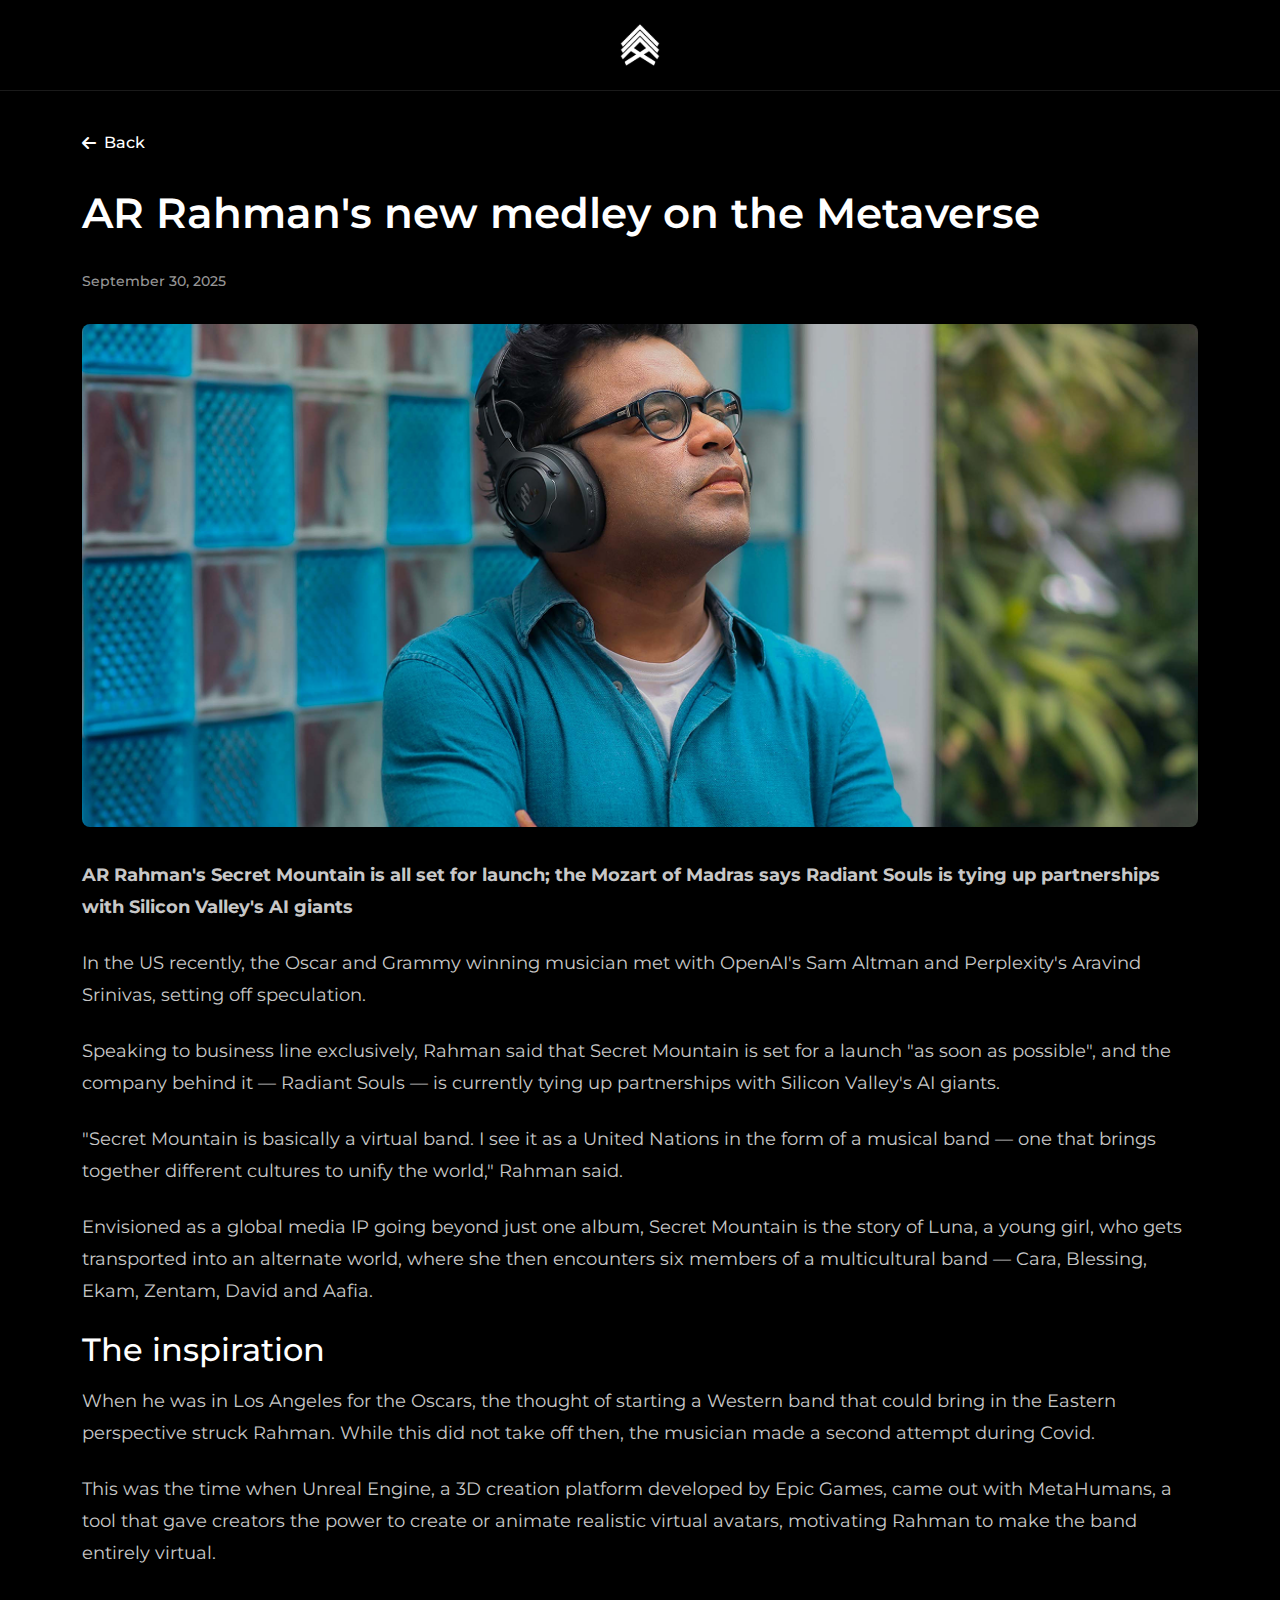
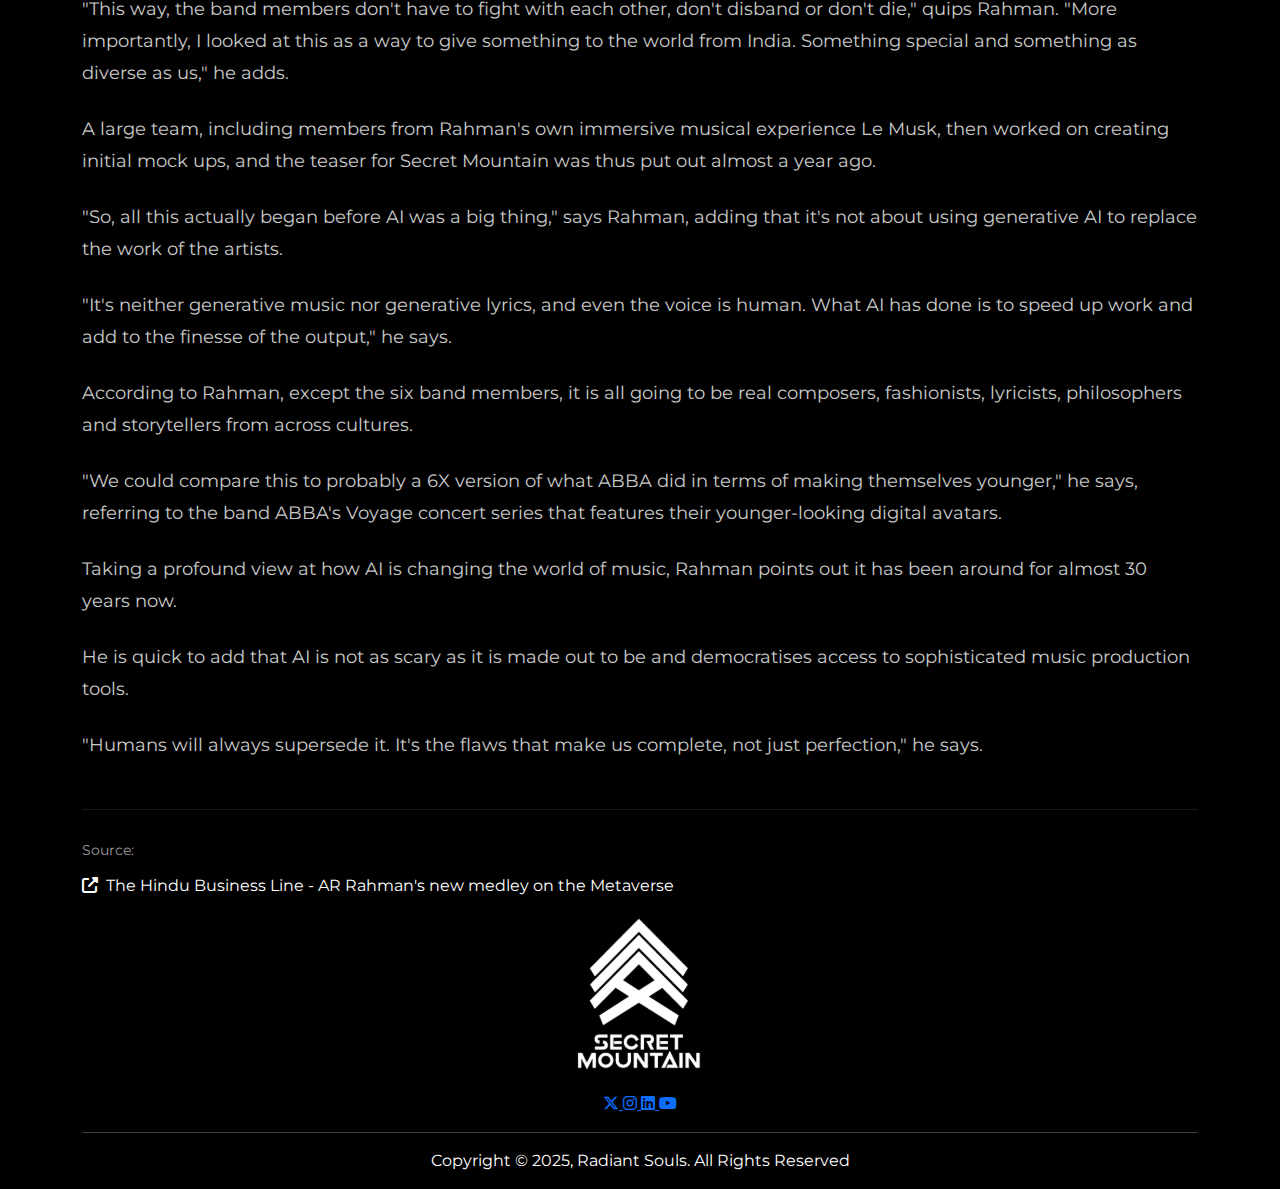
<file: ar-rahmans-new-medley-on-the-metaverse.html>
<!DOCTYPE html>
<html lang="en">
<head>
    <meta charset="UTF-8">
    <meta name="viewport" content="width=device-width, initial-scale=1.0">
    <title>AR Rahman's new medley on the Metaverse - Secret Mountain</title>
    <meta name="description" content="AR Rahman's Secret Mountain is all set for launch; the Mozart of Madras says Radiant Souls is tying up partnerships with Silicon Valley's AI giants.">
    <link rel="icon" href="assets/images/title-logo.jpg" type="image/jpeg">
    <!-- Bootstrap CSS -->
    <link href="https://cdn.jsdelivr.net/npm/bootstrap@5.3.2/dist/css/bootstrap.min.css" rel="stylesheet">
    <!-- Font Awesome -->
    <link rel="stylesheet" href="https://cdn.jsdelivr.net/npm/@fortawesome/fontawesome-free@6.5.0/css/all.min.css">
    <link rel="stylesheet" href="styles.css">
    <style>
        /* Header styles */
        .news-header {
            background: #000000;
            padding: 1.5rem 0;
            position: sticky;
            top: 0;
            z-index: 1000;
            border-bottom: 1px solid rgba(255, 255, 255, 0.1);
        }
        
        .news-header .logo-link {
            display: flex;
            justify-content: center;
            align-items: center;
        }
        
        .news-header .header-logo {
            width: 42px;
            height: 42px;
            object-fit: contain;
        }
        
        /* Back section */
        .back-section {
            background: #000000;
            padding: 1rem 0;
            margin-top: 1.5rem;
        }
        
        .back-section .back-link {
            color: #ffffff;
            text-decoration: none;
            font-family: 'Montserrat', sans-serif;
            font-weight: 500;
            font-size: 16px;
            display: flex;
            align-items: center;
            transition: opacity 0.3s ease;
        }
        
        .back-section .back-link:hover {
            opacity: 0.7;
            color: #ffffff;
        }
        
        /* Main content area */
        .news-content {
            background: #000000;
            padding: 1rem 0;
        }
        
        .news-article {
            margin: 0 auto;
            color: #ffffff;
        }
        
        .news-article h1 {
            font-family: 'Montserrat', sans-serif;
            font-weight: 600;
            font-size: 42px;
            line-height: 52px;
            color: #FFFFFF;
            margin-bottom: 2rem;
        }
        
        .news-article .article-meta {
            font-size: 14px;
            color: #FFFFFF99;
            margin-bottom: 2rem;
            font-weight: 500;
        }
        
        .news-article .article-image {
            width: 100%;
            height: auto;
            border-radius: 8px;
            margin-bottom: 2rem;
        }
        
        .news-article p {
            font-family: 'Montserrat', sans-serif;
            font-weight: 400;
            font-size: 18px;
            line-height: 32px;
            color: #FFFFFFCC;
            margin-bottom: 1.5rem;
        }
        
        @media (max-width: 768px) {
            .news-article h1 {
                font-size: 32px;
                line-height: 42px;
            }
            
            .news-article p {
                font-size: 16px;
                line-height: 28px;
            }
        }
    </style>
</head>
<body>
    <!-- Header -->
    <header class="news-header">
        <div class="container">
            <div class="d-flex align-items-center justify-content-center">
                <a href="index.html" class="logo-link">
                    <img src="assets/images/secret-mountain-logo.svg" alt="Secret Mountain Logo" class="header-logo">
                </a>
            </div>
        </div>
    </header>

    <!-- Back Button -->
    <div class="back-section">
        <div class="container">
            <a href="index.html" class="back-link">
                <i class="fas fa-arrow-left me-2"></i>Back
            </a>
        </div>
    </div>

    <!-- Main Content -->
    <main class="news-content">
        <div class="container">
            <article class="news-article">
                <h1>AR Rahman's new medley on the Metaverse</h1>
                
                <div class="article-meta">
                    September 30, 2025
                </div>
                
                <img src="assets/images/article-1.png" alt="AR Rahman Secret Mountain Google Cloud" class="article-image">
                
                <p>
                    <strong>AR Rahman's Secret Mountain is all set for launch; the Mozart of Madras says Radiant Souls is tying up partnerships with Silicon Valley's AI giants</strong>
                </p>

                <p>
                    In the US recently, the Oscar and Grammy winning musician met with OpenAI's Sam Altman and Perplexity's Aravind Srinivas, setting off speculation.
                </p>

                <p>
                    Speaking to business line exclusively, Rahman said that Secret Mountain is set for a launch "as soon as possible", and the company behind it — Radiant Souls — is currently tying up partnerships with Silicon Valley's AI giants.
                </p>
                
                <p>
                    "Secret Mountain is basically a virtual band. I see it as a United Nations in the form of a musical band — one that brings together different cultures to unify the world," Rahman said.
                </p>
                
                <p>
                    Envisioned as a global media IP going beyond just one album, Secret Mountain is the story of Luna, a young girl, who gets transported into an alternate world, where she then encounters six members of a multicultural band — Cara, Blessing, Ekam, Zentam, David and Aafia.
                </p>

                <h2 class="mb-3 mt-4">The inspiration</h2>
                <p>
                    When he was in Los Angeles for the Oscars, the thought of starting a Western band that could bring in the Eastern perspective struck Rahman. While this did not take off then, the musician made a second attempt during Covid.
                </p>

                <p>
                    This was the time when Unreal Engine, a 3D creation platform developed by Epic Games, came out with MetaHumans, a tool that gave creators the power to create or animate realistic virtual avatars, motivating Rahman to make the band entirely virtual.
                </p>

                <p>
                    "This way, the band members don't have to fight with each other, don't disband or don't die," quips Rahman. "More importantly, I looked at this as a way to give something to the world from India. Something special and something as diverse as us," he adds.
                </p>

                <p>
                    A large team, including members from Rahman's own immersive musical experience Le Musk, then worked on creating initial mock ups, and the teaser for Secret Mountain was thus put out almost a year ago.
                </p>

                <p>
                    "So, all this actually began before AI was a big thing," says Rahman, adding that it's not about using generative AI to replace the work of the artists.
                </p>

                <p>
                    "It's neither generative music nor generative lyrics, and even the voice is human. What AI has done is to speed up work and add to the finesse of the output," he says.
                </p>

                <p>
                    According to Rahman, except the six band members, it is all going to be real composers, fashionists, lyricists, philosophers and storytellers from across cultures.
                </p>

                <p>
                    "We could compare this to probably a 6X version of what ABBA did in terms of making themselves younger," he says, referring to the band ABBA's Voyage concert series that features their younger-looking digital avatars.
                </p>

                <p>
                    Taking a profound view at how AI is changing the world of music, Rahman points out it has been around for almost 30 years now.
                </p>

                <p>
                    He is quick to add that AI is not as scary as it is made out to be and democratises access to sophisticated music production tools.
                </p>

                <p>
                    "Humans will always supersede it. It's the flaws that make us complete, not just perfection," he says.
                </p>

                <div class="article-reference mt-5 pt-4" style="border-top: 1px solid rgba(255, 255, 255, 0.1);">
                    <p style="font-size: 14px; color: #FFFFFF99; margin-bottom: 0.5rem;">Source:</p>
                    <a href="https://www.thehindubusinessline.com/news/variety/the-mozart-of-madras-new-medley-on-the-metaverse/article70105582.ece" target="_blank" rel="noopener noreferrer" style="color: #FFFFFF; text-decoration: none; font-size: 16px; transition: opacity 0.3s ease;">
                        <i class="fas fa-external-link-alt me-2"></i>The Hindu Business Line - AR Rahman's new medley on the Metaverse
                    </a>
                </div>
            </article>
        </div>
    </main>

    <!-- Footer -->
    <footer class="site-footer">
        <div class="container text-center footer-inner">
            <img src="assets/images/logo-second-section.svg" alt="Secret Mountain Logo" class="footer-logo" width="134" height="162">
            <div class="social-icons mt-3">
                <a href="https://x.com/SecretMountHQ" target="_blank" rel="noopener noreferrer" aria-label="Secret Mountain on X (Twitter)">
                    <i class="fa-brands fa-x-twitter social-icon" aria-hidden="true"></i>
                </a>
                <a href="https://www.instagram.com/secretmountainhq" target="_blank" rel="noopener noreferrer" aria-label="Secret Mountain on Instagram">
                    <i class="fa-brands fa-instagram social-icon" aria-hidden="true"></i>
                </a>
                <a href="https://www.linkedin.com/company/secret-mountain-hq" target="_blank" rel="noopener noreferrer" aria-label="Secret Mountain on LinkedIn">
                    <i class="fa-brands fa-linkedin social-icon" aria-hidden="true"></i>
                </a>
                <a href="https://www.youtube.com/@SecretMountainHQ" target="_blank" rel="noopener noreferrer" aria-label="Secret Mountain on YouTube">
                    <i class="fa-brands fa-youtube social-icon" aria-hidden="true"></i>
                </a>
            </div>
            <hr class="footer-sep">
            <p class="copyright">Copyright © 2025, Radiant Souls. All Rights Reserved</p>
        </div>
    </footer>

    <!-- Bootstrap JS -->
    <script src="https://cdn.jsdelivr.net/npm/bootstrap@5.3.2/dist/js/bootstrap.bundle.min.js"></script>
</body>
</html>
</file>
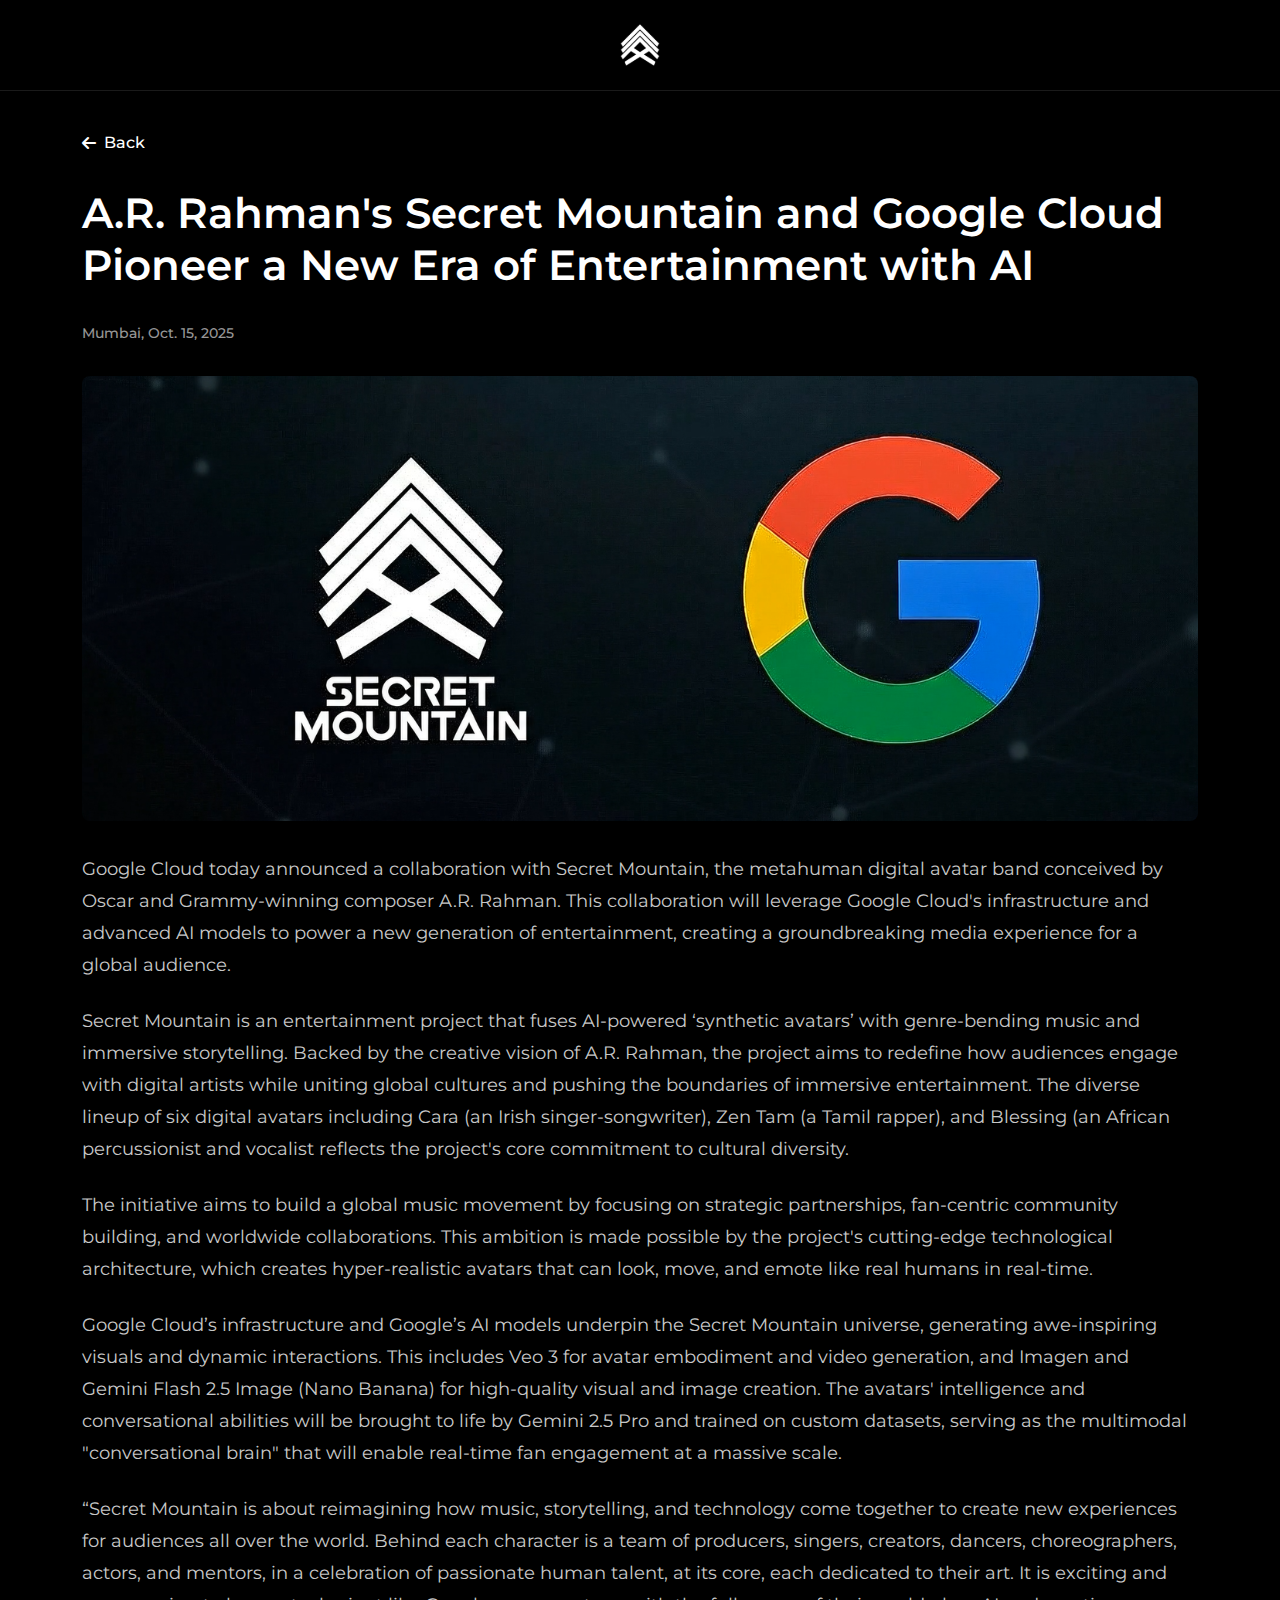
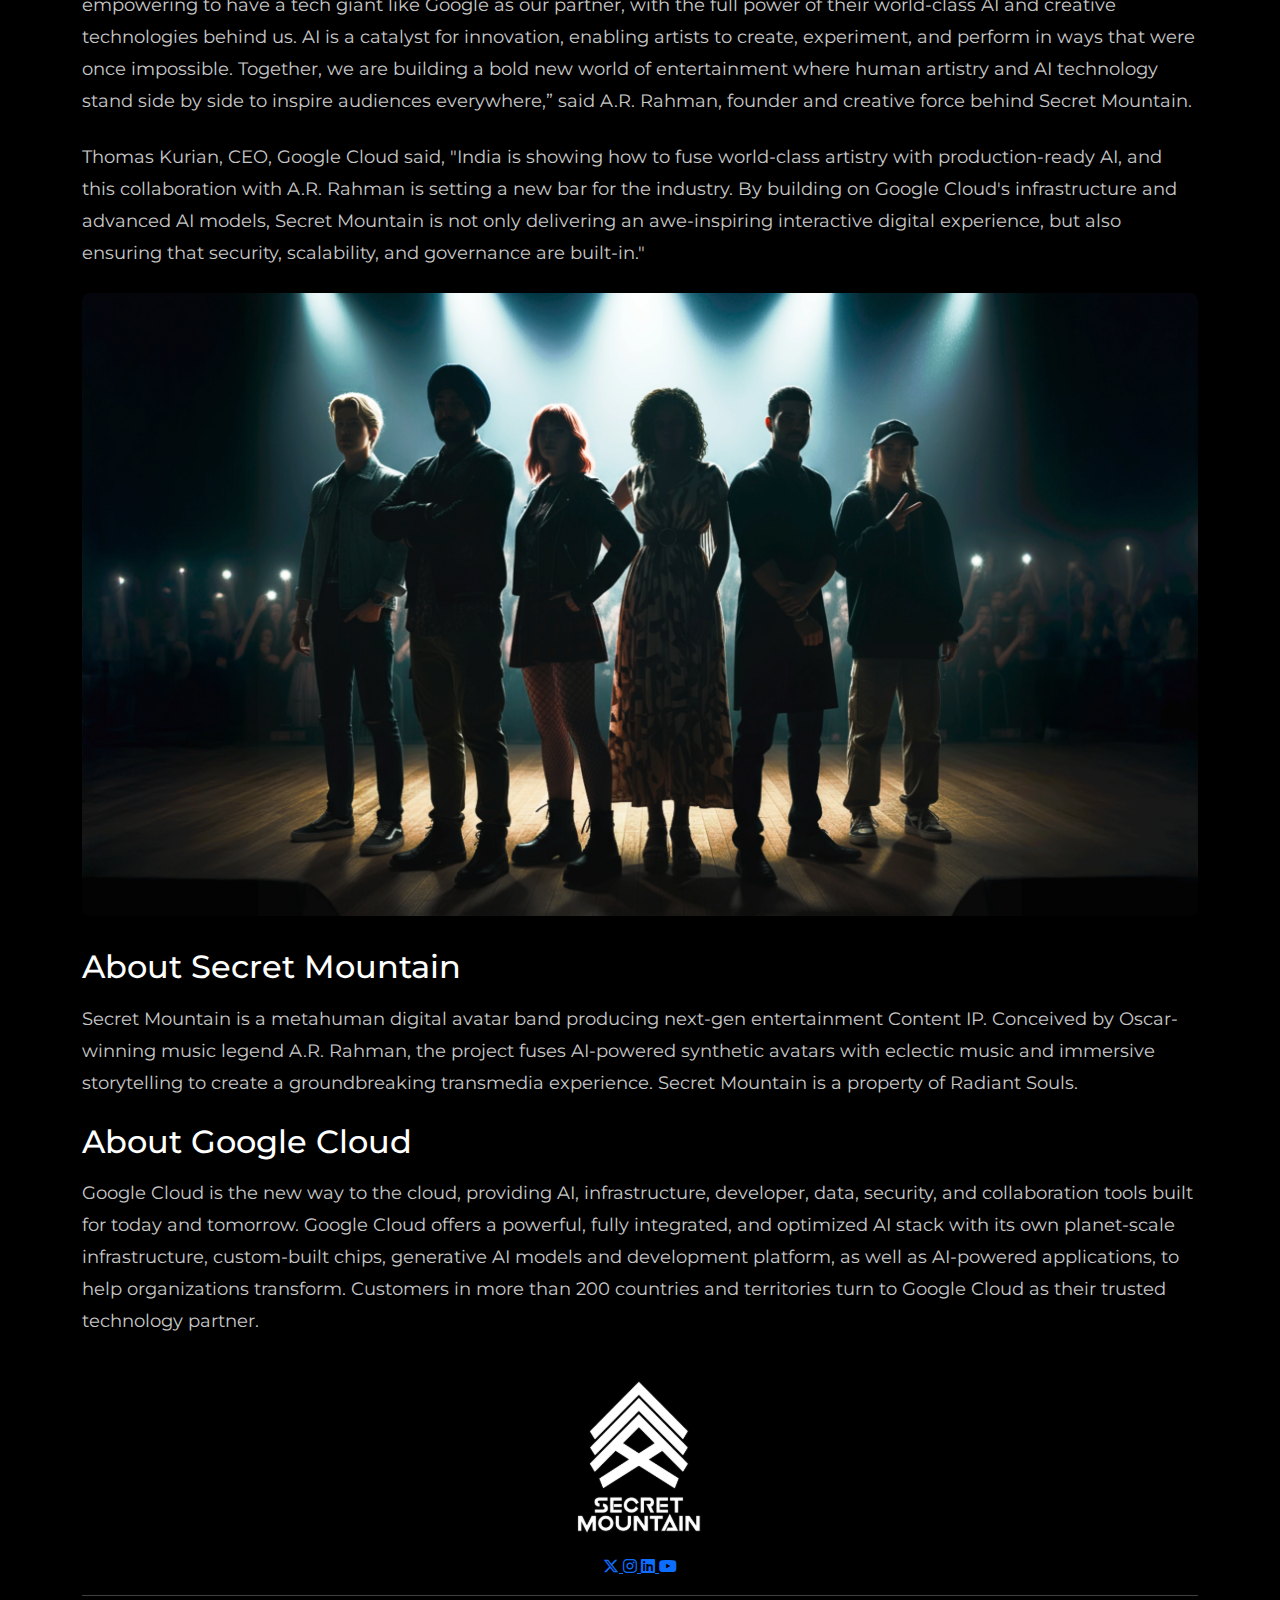
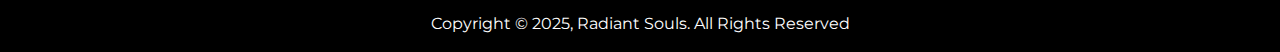
<file: ar-rahmans-secret-mountain-and-google-cloud-pioneer-a-new-era-of-entertainment-with-ai.html>
<!DOCTYPE html>
<html lang="en">
<head>
    <meta charset="UTF-8">
    <meta name="viewport" content="width=device-width, initial-scale=1.0">
    <title>Latest News - Secret Mountain</title>
    <meta name="description" content="Latest news and updates from Secret Mountain - A.R. Rahman's groundbreaking digital avatar band.">
    <link rel="icon" href="assets/images/title-logo.jpg" type="image/jpeg">
    <!-- Bootstrap CSS -->
    <link href="https://cdn.jsdelivr.net/npm/bootstrap@5.3.2/dist/css/bootstrap.min.css" rel="stylesheet">
    <!-- Font Awesome -->
    <link rel="stylesheet" href="https://cdn.jsdelivr.net/npm/@fortawesome/fontawesome-free@6.5.0/css/all.min.css">
    <link rel="stylesheet" href="styles.css">
    <style>
        /* Header styles */
        .news-header {
            background: #000000;
            padding: 1.5rem 0;
            position: sticky;
            top: 0;
            z-index: 1000;
            border-bottom: 1px solid rgba(255, 255, 255, 0.1);
        }
        
        .news-header .logo-link {
            display: flex;
            justify-content: center;
            align-items: center;
        }
        
        .news-header .header-logo {
            width: 42px;
            height: 42px;
            object-fit: contain;
        }
        
        /* Back section */
        .back-section {
            background: #000000;
            padding: 1rem 0;
            margin-top: 1.5rem;
        }
        
        .back-section .back-link {
            color: #ffffff;
            text-decoration: none;
            font-family: 'Montserrat', sans-serif;
            font-weight: 500;
            font-size: 16px;
            display: flex;
            align-items: center;
            transition: opacity 0.3s ease;
        }
        
        .back-section .back-link:hover {
            opacity: 0.7;
            color: #ffffff;
        }
        
        /* Main content area */
        .news-content {
            background: #000000;
            padding: 1rem 0;
        }
        
        .news-article {
            margin: 0 auto;
            color: #ffffff;
        }
        
        .news-article h1 {
            font-family: 'Montserrat', sans-serif;
            font-weight: 600;
            font-size: 42px;
            line-height: 52px;
            color: #FFFFFF;
            margin-bottom: 2rem;
        }
        
        .news-article .article-meta {
            font-size: 14px;
            color: #FFFFFF99;
            margin-bottom: 2rem;
            font-weight: 500;
        }
        
        .news-article .article-image {
            width: 100%;
            height: auto;
            border-radius: 8px;
            margin-bottom: 2rem;
        }
        
        .news-article p {
            font-family: 'Montserrat', sans-serif;
            font-weight: 400;
            font-size: 18px;
            line-height: 32px;
            color: #FFFFFFCC;
            margin-bottom: 1.5rem;
        }
        
        @media (max-width: 768px) {
            .news-article h1 {
                font-size: 32px;
                line-height: 42px;
            }
            
            .news-article p {
                font-size: 16px;
                line-height: 28px;
            }
        }
    </style>
</head>
<body>
    <!-- Header -->
    <header class="news-header">
        <div class="container">
            <div class="d-flex align-items-center justify-content-center">
                <a href="index.html" class="logo-link">
                    <img src="assets/images/secret-mountain-logo.svg" alt="Secret Mountain Logo" class="header-logo">
                </a>
            </div>
        </div>
    </header>

    <!-- Back Button -->
    <div class="back-section">
        <div class="container">
            <a href="index.html" class="back-link">
                <i class="fas fa-arrow-left me-2"></i>Back
            </a>
        </div>
    </div>

    <!-- Main Content -->
    <main class="news-content">
        <div class="container">
            <article class="news-article">
                <h1>A.R. Rahman's Secret Mountain and Google Cloud Pioneer a New Era of Entertainment with AI</h1>
                
                <div class="article-meta">
                    Mumbai, Oct. 15, 2025
                </div>
                
                <img src="assets/images/latest-news-logo.svg" alt="AR Rahman Secret Mountain Google Cloud" class="article-image">
                
                <p>
                    Google Cloud today announced a collaboration with Secret  Mountain, the metahuman digital avatar band conceived by Oscar and Grammy-winning  composer A.R. Rahman. This collaboration will leverage Google Cloud's infrastructure and  advanced AI models to power a new generation of entertainment, creating a groundbreaking  media experience for a global audience.
                </p>

                <p>
                    Secret Mountain is an entertainment project that fuses AI-powered ‘synthetic avatars’ with  genre-bending music and immersive storytelling. Backed by the creative vision of A.R. Rahman,  the project aims to redefine how audiences engage with digital artists while uniting global  cultures and pushing the boundaries of immersive entertainment. The diverse lineup of six  digital avatars including Cara (an Irish singer-songwriter), Zen Tam (a Tamil rapper), and  Blessing (an African percussionist and vocalist reflects the project's core commitment to  cultural diversity.               
                </p>

                <p>
                    The initiative aims to build a global music movement by focusing on strategic partnerships,  fan-centric community building, and worldwide collaborations. This ambition is made possible  by the project's cutting-edge technological architecture, which creates hyper-realistic avatars  that can look, move, and emote like real humans in real-time.
                </p>
                
                <p>
                    Google Cloud’s infrastructure and Google’s AI models underpin the Secret Mountain universe,  generating awe-inspiring visuals and dynamic interactions. This includes Veo 3 for avatar  embodiment and video generation, and Imagen and Gemini Flash 2.5 Image (Nano Banana) for  high-quality visual and image creation. The avatars' intelligence and conversational abilities will  be brought to life by Gemini 2.5 Pro and trained on custom datasets, serving as the multimodal  "conversational brain" that will enable real-time fan engagement at a massive scale.
                </p>
                
                <p>
                    “Secret Mountain is about reimagining how music, storytelling, and technology come together to  create new experiences for audiences all over the world. Behind each character is a team of  producers, singers, creators, dancers, choreographers, actors, and mentors, in a celebration of  passionate human talent, at its core, each dedicated to their art. It is exciting and empowering  to have a tech giant like Google as our partner, with the full power of their world-class AI and  creative technologies behind us. AI is a catalyst for innovation, enabling artists to create,  experiment, and perform in ways that were once impossible. Together, we are building a bold  new world of entertainment where human artistry and AI technology stand side by side to  inspire audiences everywhere,” said A.R. Rahman, founder and creative force behind Secret  Mountain.
                </p>

                <p>
                    Thomas Kurian, CEO, Google Cloud said, "India is showing how to fuse world-class artistry with  production-ready AI, and this collaboration with A.R. Rahman is setting a new bar for the  industry. By building on Google Cloud's infrastructure and advanced AI models, Secret Mountain  is not only delivering an awe-inspiring interactive digital experience, but also ensuring that  security, scalability, and governance are built-in."
                </p>

                <img src="assets/images/banner-image-two.webp" alt="AR Rahman Secret Mountain Google Cloud" class="article-image">

                <h2 class="mb-3">About Secret Mountain</h2>
                <p>
                    Secret Mountain is a metahuman digital avatar band producing next-gen entertainment Content  IP. Conceived by Oscar-winning music legend A.R. Rahman, the project fuses AI-powered  synthetic avatars with eclectic music and immersive storytelling to create a groundbreaking  transmedia experience. Secret Mountain is a property of Radiant Souls.
                </p>

                <h2 class="mb-3">About Google Cloud</h2>
                <p>
                    Google Cloud is the new way to the cloud, providing AI, infrastructure, developer, data, security,  and collaboration tools built for today and tomorrow. Google Cloud offers a powerful, fully  integrated, and optimized AI stack with its own planet-scale infrastructure, custom-built chips,  generative AI models and development platform, as well as AI-powered applications, to help  organizations transform. Customers in more than 200 countries and territories turn to Google  Cloud as their trusted technology partner.
                </p>
            </article>
        </div>
    </main>

    <!-- Footer -->
    <footer class="site-footer">
        <div class="container text-center footer-inner">
            <img src="assets/images/logo-second-section.svg" alt="Secret Mountain Logo" class="footer-logo" width="134" height="162">
            <div class="social-icons mt-3">
                <a href="https://x.com/SecretMountHQ" target="_blank" rel="noopener noreferrer" aria-label="Secret Mountain on X (Twitter)">
                    <i class="fa-brands fa-x-twitter social-icon" aria-hidden="true"></i>
                </a>
                <a href="https://www.instagram.com/secretmountainhq" target="_blank" rel="noopener noreferrer" aria-label="Secret Mountain on Instagram">
                    <i class="fa-brands fa-instagram social-icon" aria-hidden="true"></i>
                </a>
                <a href="https://www.linkedin.com/company/secret-mountain-hq" target="_blank" rel="noopener noreferrer" aria-label="Secret Mountain on LinkedIn">
                    <i class="fa-brands fa-linkedin social-icon" aria-hidden="true"></i>
                </a>
                <a href="https://www.youtube.com/@SecretMountainHQ" target="_blank" rel="noopener noreferrer" aria-label="Secret Mountain on YouTube">
                    <i class="fa-brands fa-youtube social-icon" aria-hidden="true"></i>
                </a>
            </div>
            <hr class="footer-sep">
            <p class="copyright">Copyright © 2025, Radiant Souls. All Rights Reserved</p>
        </div>
    </footer>

    <!-- Bootstrap JS -->
    <script src="https://cdn.jsdelivr.net/npm/bootstrap@5.3.2/dist/js/bootstrap.bundle.min.js"></script>
</body>
</html>
</file>
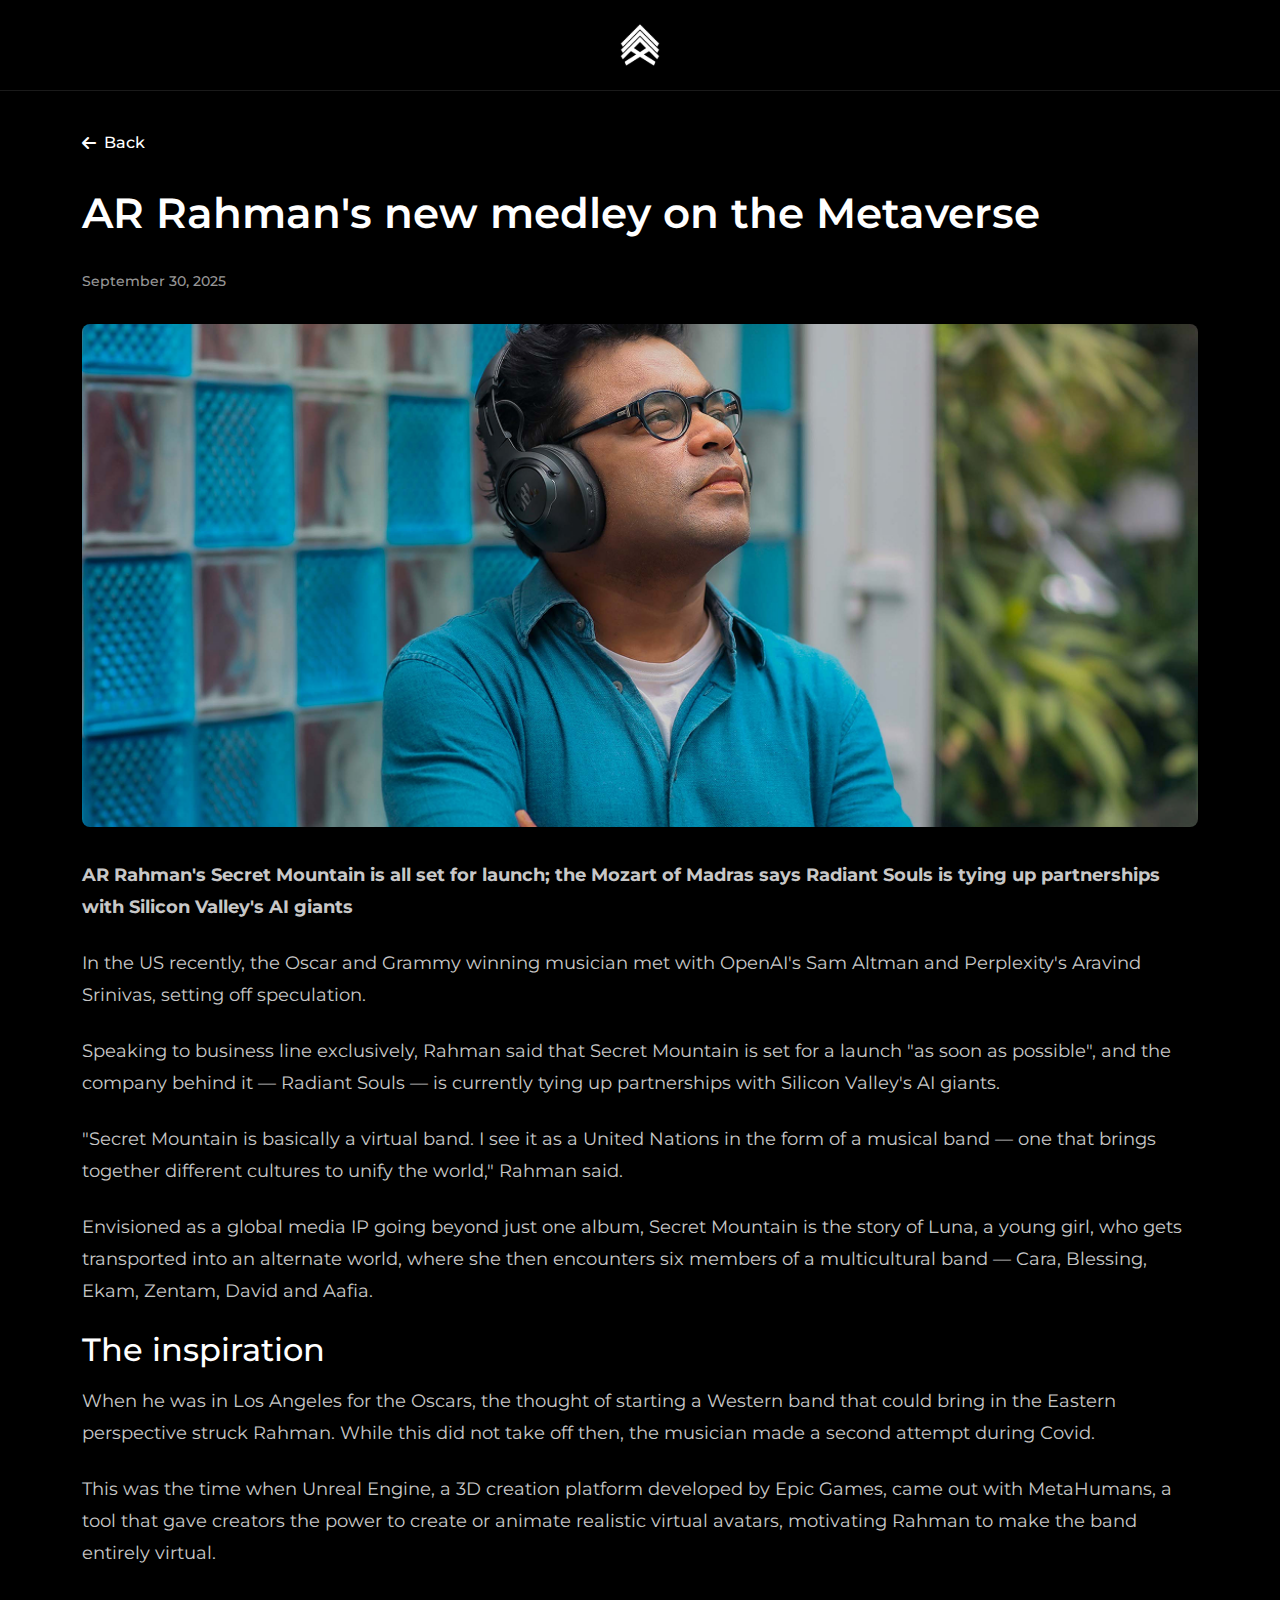
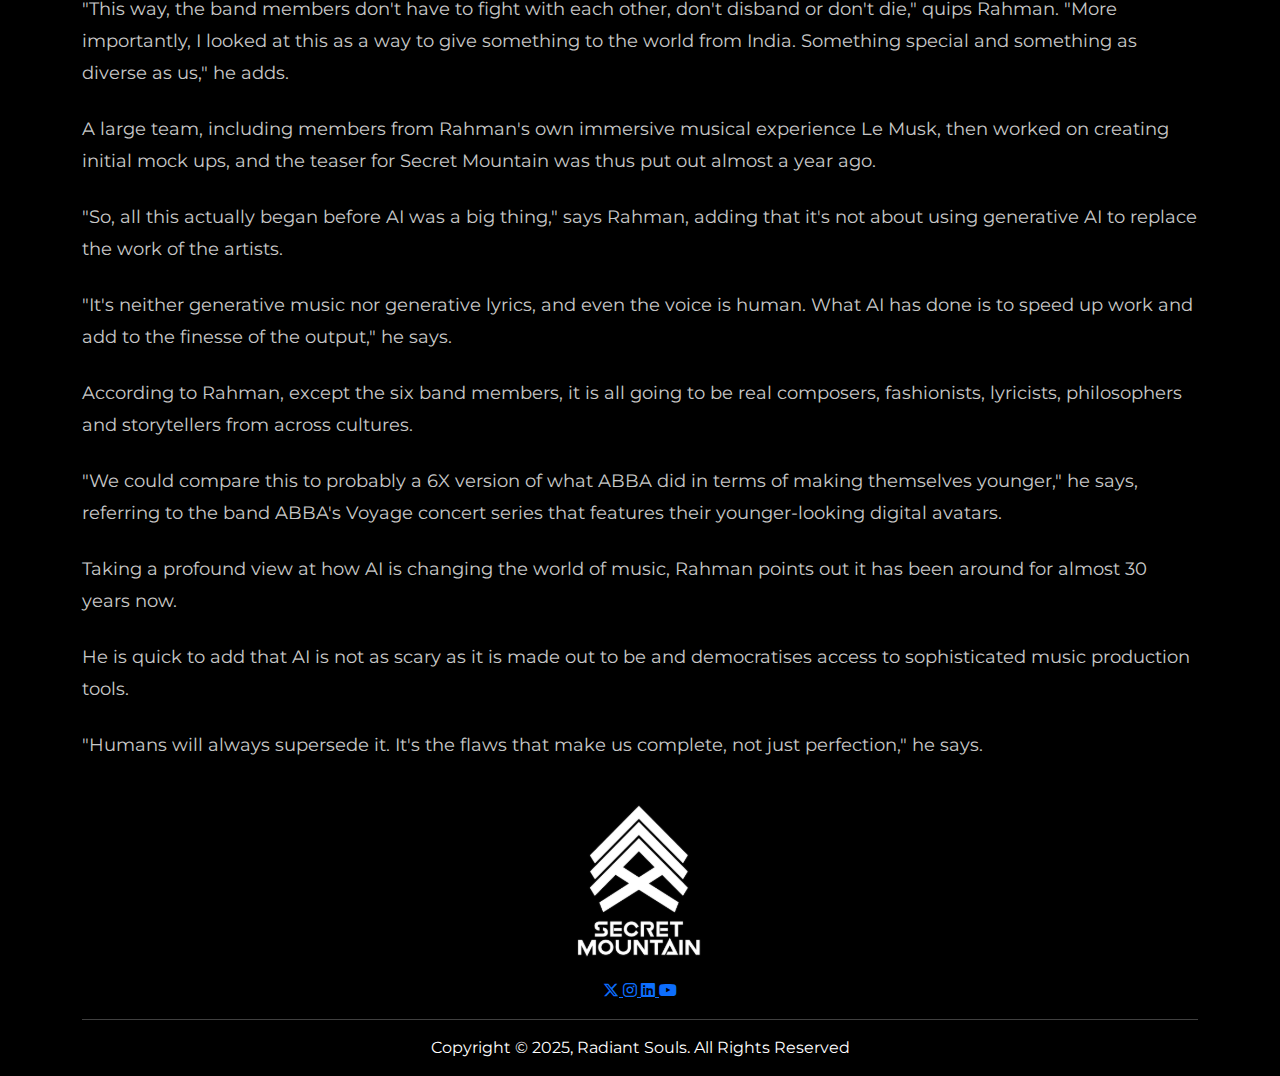
<file: article1.html>
<!DOCTYPE html>
<html lang="en">
<head>
    <meta charset="UTF-8">
    <meta name="viewport" content="width=device-width, initial-scale=1.0">
    <title>AR Rahman's new medley on the Metaverse - Secret Mountain</title>
    <meta name="description" content="AR Rahman's Secret Mountain is all set for launch; the Mozart of Madras says Radiant Souls is tying up partnerships with Silicon Valley's AI giants.">
    <link rel="icon" href="assets/images/title-logo.jpg" type="image/jpeg">
    <!-- Bootstrap CSS -->
    <link href="https://cdn.jsdelivr.net/npm/bootstrap@5.3.2/dist/css/bootstrap.min.css" rel="stylesheet">
    <!-- Font Awesome -->
    <link rel="stylesheet" href="https://cdn.jsdelivr.net/npm/@fortawesome/fontawesome-free@6.5.0/css/all.min.css">
    <link rel="stylesheet" href="styles.css">
    <style>
        /* Header styles */
        .news-header {
            background: #000000;
            padding: 1.5rem 0;
            position: sticky;
            top: 0;
            z-index: 1000;
            border-bottom: 1px solid rgba(255, 255, 255, 0.1);
        }
        
        .news-header .logo-link {
            display: flex;
            justify-content: center;
            align-items: center;
        }
        
        .news-header .header-logo {
            width: 42px;
            height: 42px;
            object-fit: contain;
        }
        
        /* Back section */
        .back-section {
            background: #000000;
            padding: 1rem 0;
            margin-top: 1.5rem;
        }
        
        .back-section .back-link {
            color: #ffffff;
            text-decoration: none;
            font-family: 'Montserrat', sans-serif;
            font-weight: 500;
            font-size: 16px;
            display: flex;
            align-items: center;
            transition: opacity 0.3s ease;
        }
        
        .back-section .back-link:hover {
            opacity: 0.7;
            color: #ffffff;
        }
        
        /* Main content area */
        .news-content {
            background: #000000;
            padding: 1rem 0;
        }
        
        .news-article {
            margin: 0 auto;
            color: #ffffff;
        }
        
        .news-article h1 {
            font-family: 'Montserrat', sans-serif;
            font-weight: 600;
            font-size: 42px;
            line-height: 52px;
            color: #FFFFFF;
            margin-bottom: 2rem;
        }
        
        .news-article .article-meta {
            font-size: 14px;
            color: #FFFFFF99;
            margin-bottom: 2rem;
            font-weight: 500;
        }
        
        .news-article .article-image {
            width: 100%;
            height: auto;
            border-radius: 8px;
            margin-bottom: 2rem;
        }
        
        .news-article p {
            font-family: 'Montserrat', sans-serif;
            font-weight: 400;
            font-size: 18px;
            line-height: 32px;
            color: #FFFFFFCC;
            margin-bottom: 1.5rem;
        }
        
        @media (max-width: 768px) {
            .news-article h1 {
                font-size: 32px;
                line-height: 42px;
            }
            
            .news-article p {
                font-size: 16px;
                line-height: 28px;
            }
        }
    </style>
</head>
<body>
    <!-- Header -->
    <header class="news-header">
        <div class="container">
            <div class="d-flex align-items-center justify-content-center">
                <a href="index.html" class="logo-link">
                    <img src="assets/images/secret-mountain-logo.svg" alt="Secret Mountain Logo" class="header-logo">
                </a>
            </div>
        </div>
    </header>

    <!-- Back Button -->
    <div class="back-section">
        <div class="container">
            <a href="index.html" class="back-link">
                <i class="fas fa-arrow-left me-2"></i>Back
            </a>
        </div>
    </div>

    <!-- Main Content -->
    <main class="news-content">
        <div class="container">
            <article class="news-article">
                <h1>AR Rahman's new medley on the Metaverse</h1>
                
                <div class="article-meta">
                    September 30, 2025
                </div>
                
                <img src="assets/images/article-1.png" alt="AR Rahman Secret Mountain Google Cloud" class="article-image">
                
                <p>
                    <strong>AR Rahman's Secret Mountain is all set for launch; the Mozart of Madras says Radiant Souls is tying up partnerships with Silicon Valley's AI giants</strong>
                </p>

                <p>
                    In the US recently, the Oscar and Grammy winning musician met with OpenAI's Sam Altman and Perplexity's Aravind Srinivas, setting off speculation.
                </p>

                <p>
                    Speaking to business line exclusively, Rahman said that Secret Mountain is set for a launch "as soon as possible", and the company behind it — Radiant Souls — is currently tying up partnerships with Silicon Valley's AI giants.
                </p>
                
                <p>
                    "Secret Mountain is basically a virtual band. I see it as a United Nations in the form of a musical band — one that brings together different cultures to unify the world," Rahman said.
                </p>
                
                <p>
                    Envisioned as a global media IP going beyond just one album, Secret Mountain is the story of Luna, a young girl, who gets transported into an alternate world, where she then encounters six members of a multicultural band — Cara, Blessing, Ekam, Zentam, David and Aafia.
                </p>

                <h2 class="mb-3 mt-4">The inspiration</h2>
                <p>
                    When he was in Los Angeles for the Oscars, the thought of starting a Western band that could bring in the Eastern perspective struck Rahman. While this did not take off then, the musician made a second attempt during Covid.
                </p>

                <p>
                    This was the time when Unreal Engine, a 3D creation platform developed by Epic Games, came out with MetaHumans, a tool that gave creators the power to create or animate realistic virtual avatars, motivating Rahman to make the band entirely virtual.
                </p>

                <p>
                    "This way, the band members don't have to fight with each other, don't disband or don't die," quips Rahman. "More importantly, I looked at this as a way to give something to the world from India. Something special and something as diverse as us," he adds.
                </p>

                <p>
                    A large team, including members from Rahman's own immersive musical experience Le Musk, then worked on creating initial mock ups, and the teaser for Secret Mountain was thus put out almost a year ago.
                </p>

                <p>
                    "So, all this actually began before AI was a big thing," says Rahman, adding that it's not about using generative AI to replace the work of the artists.
                </p>

                <p>
                    "It's neither generative music nor generative lyrics, and even the voice is human. What AI has done is to speed up work and add to the finesse of the output," he says.
                </p>

                <p>
                    According to Rahman, except the six band members, it is all going to be real composers, fashionists, lyricists, philosophers and storytellers from across cultures.
                </p>

                <p>
                    "We could compare this to probably a 6X version of what ABBA did in terms of making themselves younger," he says, referring to the band ABBA's Voyage concert series that features their younger-looking digital avatars.
                </p>

                <p>
                    Taking a profound view at how AI is changing the world of music, Rahman points out it has been around for almost 30 years now.
                </p>

                <p>
                    He is quick to add that AI is not as scary as it is made out to be and democratises access to sophisticated music production tools.
                </p>

                <p>
                    "Humans will always supersede it. It's the flaws that make us complete, not just perfection," he says.
                </p>
            </article>
        </div>
    </main>

    <!-- Footer -->
    <footer class="site-footer">
        <div class="container text-center footer-inner">
            <img src="assets/images/logo-second-section.svg" alt="Secret Mountain Logo" class="footer-logo" width="134" height="162">
            <div class="social-icons mt-3">
                <a href="https://x.com/SecretMountHQ" target="_blank" rel="noopener noreferrer" aria-label="Secret Mountain on X (Twitter)">
                    <i class="fa-brands fa-x-twitter social-icon" aria-hidden="true"></i>
                </a>
                <a href="https://www.instagram.com/secretmounthq" target="_blank" rel="noopener noreferrer" aria-label="Secret Mountain on Instagram">
                    <i class="fa-brands fa-instagram social-icon" aria-hidden="true"></i>
                </a>
                <a href="https://www.linkedin.com/company/secret-mountain-hq" target="_blank" rel="noopener noreferrer" aria-label="Secret Mountain on LinkedIn">
                    <i class="fa-brands fa-linkedin social-icon" aria-hidden="true"></i>
                </a>
                <a href="https://www.youtube.com/@SecretMountainHQ" target="_blank" rel="noopener noreferrer" aria-label="Secret Mountain on YouTube">
                    <i class="fa-brands fa-youtube social-icon" aria-hidden="true"></i>
                </a>
            </div>
            <hr class="footer-sep">
            <p class="copyright">Copyright © 2025, Radiant Souls. All Rights Reserved</p>
        </div>
    </footer>

    <!-- Bootstrap JS -->
    <script src="https://cdn.jsdelivr.net/npm/bootstrap@5.3.2/dist/js/bootstrap.bundle.min.js"></script>
</body>
</html>
</file>
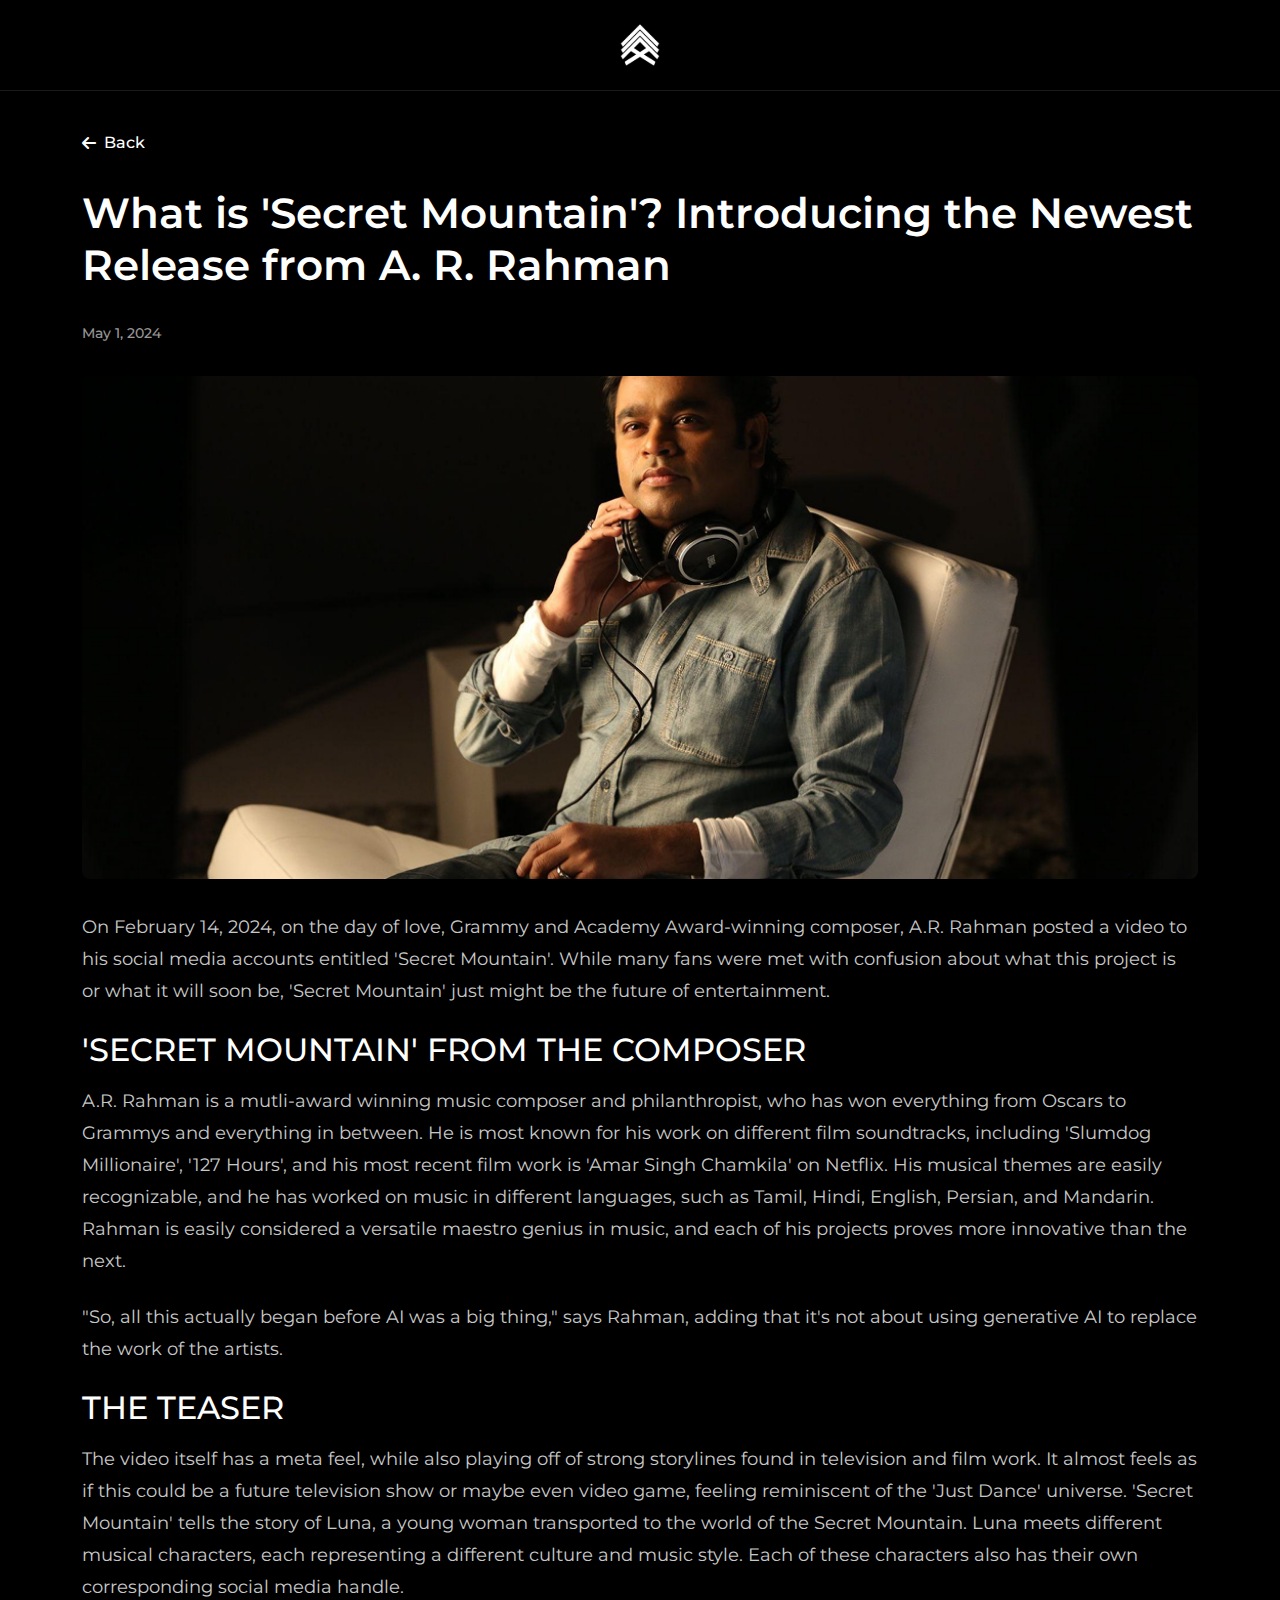
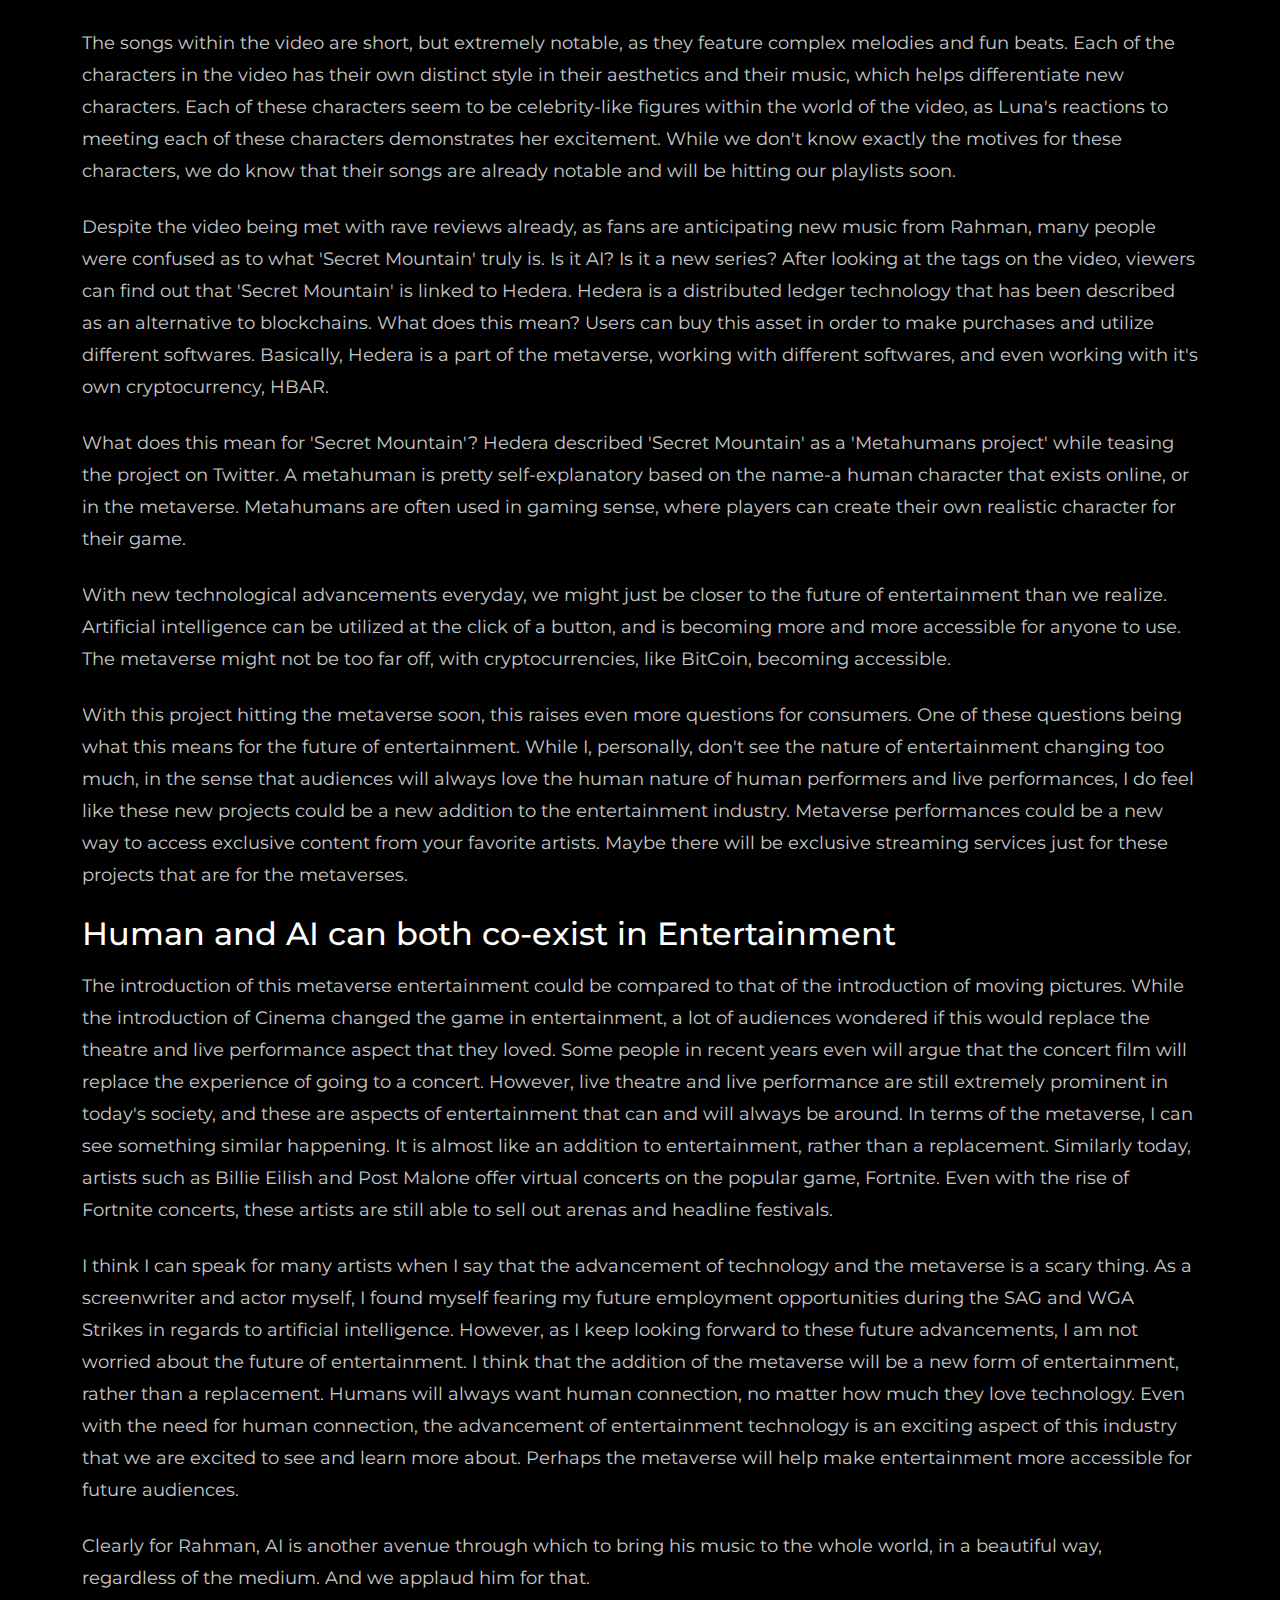
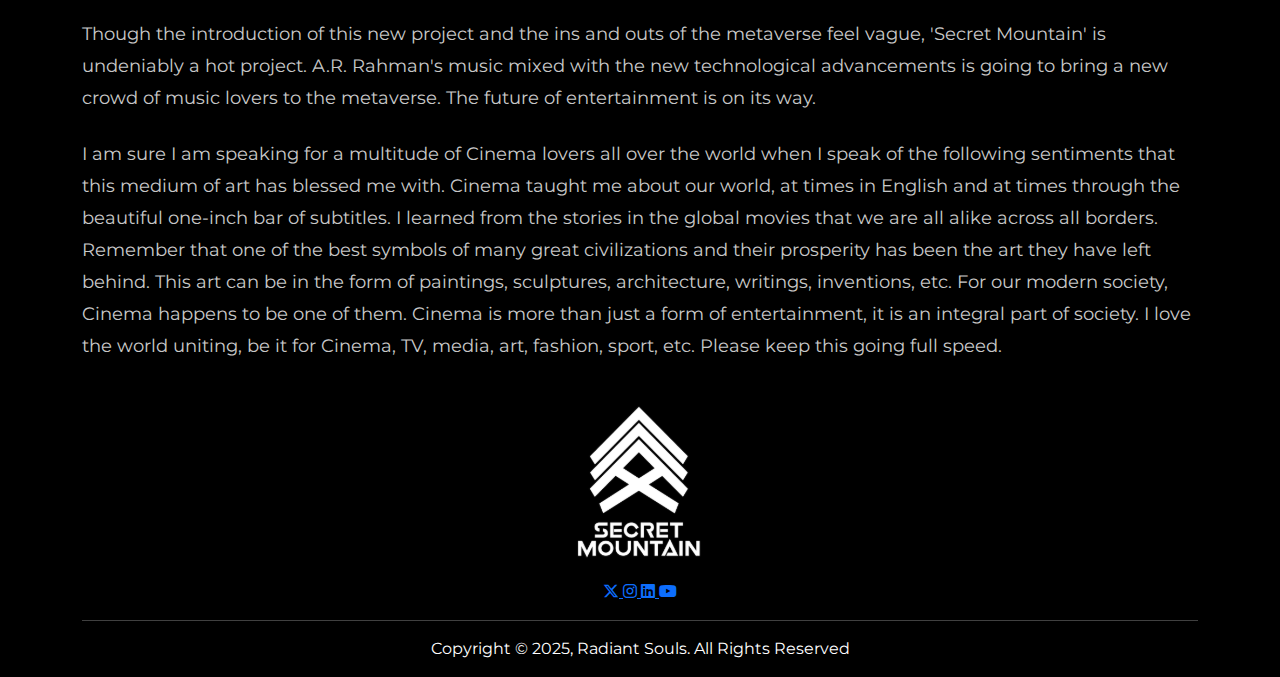
<file: article2.html>
<!DOCTYPE html>
<html lang="en">
<head>
    <meta charset="UTF-8">
    <meta name="viewport" content="width=device-width, initial-scale=1.0">
    <title>What is 'Secret Mountain'? Introducing the Newest Release from A. R. Rahman - Secret Mountain</title>
    <meta name="description" content="On February 14, 2024, A.R. Rahman posted a video entitled 'Secret Mountain'. What is this mysterious project that just might be the future of entertainment?">
    <link rel="icon" href="assets/images/title-logo.jpg" type="image/jpeg">
    <!-- Bootstrap CSS -->
    <link href="https://cdn.jsdelivr.net/npm/bootstrap@5.3.2/dist/css/bootstrap.min.css" rel="stylesheet">
    <!-- Font Awesome -->
    <link rel="stylesheet" href="https://cdn.jsdelivr.net/npm/@fortawesome/fontawesome-free@6.5.0/css/all.min.css">
    <link rel="stylesheet" href="styles.css">
    <style>
        /* Header styles */
        .news-header {
            background: #000000;
            padding: 1.5rem 0;
            position: sticky;
            top: 0;
            z-index: 1000;
            border-bottom: 1px solid rgba(255, 255, 255, 0.1);
        }
        
        .news-header .logo-link {
            display: flex;
            justify-content: center;
            align-items: center;
        }
        
        .news-header .header-logo {
            width: 42px;
            height: 42px;
            object-fit: contain;
        }
        
        /* Back section */
        .back-section {
            background: #000000;
            padding: 1rem 0;
            margin-top: 1.5rem;
        }
        
        .back-section .back-link {
            color: #ffffff;
            text-decoration: none;
            font-family: 'Montserrat', sans-serif;
            font-weight: 500;
            font-size: 16px;
            display: flex;
            align-items: center;
            transition: opacity 0.3s ease;
        }
        
        .back-section .back-link:hover {
            opacity: 0.7;
            color: #ffffff;
        }
        
        /* Main content area */
        .news-content {
            background: #000000;
            padding: 1rem 0;
        }
        
        .news-article {
            margin: 0 auto;
            color: #ffffff;
        }
        
        .news-article h1 {
            font-family: 'Montserrat', sans-serif;
            font-weight: 600;
            font-size: 42px;
            line-height: 52px;
            color: #FFFFFF;
            margin-bottom: 2rem;
        }
        
        .news-article .article-meta {
            font-size: 14px;
            color: #FFFFFF99;
            margin-bottom: 2rem;
            font-weight: 500;
        }
        
        .news-article .article-image {
            width: 100%;
            height: auto;
            border-radius: 8px;
            margin-bottom: 2rem;
        }
        
        .news-article p {
            font-family: 'Montserrat', sans-serif;
            font-weight: 400;
            font-size: 18px;
            line-height: 32px;
            color: #FFFFFFCC;
            margin-bottom: 1.5rem;
        }
        
        @media (max-width: 768px) {
            .news-article h1 {
                font-size: 32px;
                line-height: 42px;
            }
            
            .news-article p {
                font-size: 16px;
                line-height: 28px;
            }
        }
    </style>
</head>
<body>
    <!-- Header -->
    <header class="news-header">
        <div class="container">
            <div class="d-flex align-items-center justify-content-center">
                <a href="index.html" class="logo-link">
                    <img src="assets/images/secret-mountain-logo.svg" alt="Secret Mountain Logo" class="header-logo">
                </a>
            </div>
        </div>
    </header>

    <!-- Back Button -->
    <div class="back-section">
        <div class="container">
            <a href="index.html" class="back-link">
                <i class="fas fa-arrow-left me-2"></i>Back
            </a>
        </div>
    </div>

    <!-- Main Content -->
    <main class="news-content">
        <div class="container">
            <article class="news-article">
                <h1>What is 'Secret Mountain'? Introducing the Newest Release from A. R. Rahman</h1>
                
                <div class="article-meta">
                    May 1, 2024
                </div>
                
                <img src="assets/images/article-2.png" alt="AR Rahman Secret Mountain" class="article-image">
                
                <p>
                    On February 14, 2024, on the day of love, Grammy and Academy Award-winning composer, A.R. Rahman posted a video to his social media accounts entitled 'Secret Mountain'. While many fans were met with confusion about what this project is or what it will soon be, 'Secret Mountain' just might be the future of entertainment.
                </p>

                <h2 class="mb-3 mt-4">'SECRET MOUNTAIN' FROM THE COMPOSER</h2>
                <p>
                    A.R. Rahman is a mutli-award winning music composer and philanthropist, who has won everything from Oscars to Grammys and everything in between. He is most known for his work on different film soundtracks, including 'Slumdog Millionaire', '127 Hours', and his most recent film work is 'Amar Singh Chamkila' on Netflix. His musical themes are easily recognizable, and he has worked on music in different languages, such as Tamil, Hindi, English, Persian, and Mandarin. Rahman is easily considered a versatile maestro genius in music, and each of his projects proves more innovative than the next.
                </p>

                <p>
                    "So, all this actually began before AI was a big thing," says Rahman, adding that it's not about using generative AI to replace the work of the artists.
                </p>

                <h2 class="mb-3 mt-4">THE TEASER</h2>
                <p>
                    The video itself has a meta feel, while also playing off of strong storylines found in television and film work. It almost feels as if this could be a future television show or maybe even video game, feeling reminiscent of the 'Just Dance' universe. 'Secret Mountain' tells the story of Luna, a young woman transported to the world of the Secret Mountain. Luna meets different musical characters, each representing a different culture and music style. Each of these characters also has their own corresponding social media handle.
                </p>
                
                <p>
                    The songs within the video are short, but extremely notable, as they feature complex melodies and fun beats. Each of the characters in the video has their own distinct style in their aesthetics and their music, which helps differentiate new characters. Each of these characters seem to be celebrity-like figures within the world of the video, as Luna's reactions to meeting each of these characters demonstrates her excitement. While we don't know exactly the motives for these characters, we do know that their songs are already notable and will be hitting our playlists soon.
                </p>

                <p>
                    Despite the video being met with rave reviews already, as fans are anticipating new music from Rahman, many people were confused as to what 'Secret Mountain' truly is. Is it AI? Is it a new series? After looking at the tags on the video, viewers can find out that 'Secret Mountain' is linked to Hedera. Hedera is a distributed ledger technology that has been described as an alternative to blockchains. What does this mean? Users can buy this asset in order to make purchases and utilize different softwares. Basically, Hedera is a part of the metaverse, working with different softwares, and even working with it's own cryptocurrency, HBAR.
                </p>

                <p>
                    What does this mean for 'Secret Mountain'? Hedera described 'Secret Mountain' as a 'Metahumans project' while teasing the project on Twitter. A metahuman is pretty self-explanatory based on the name-a human character that exists online, or in the metaverse. Metahumans are often used in gaming sense, where players can create their own realistic character for their game.
                </p>

                <p>
                    With new technological advancements everyday, we might just be closer to the future of entertainment than we realize. Artificial intelligence can be utilized at the click of a button, and is becoming more and more accessible for anyone to use. The metaverse might not be too far off, with cryptocurrencies, like BitCoin, becoming accessible.
                </p>

                <p>
                    With this project hitting the metaverse soon, this raises even more questions for consumers. One of these questions being what this means for the future of entertainment. While I, personally, don't see the nature of entertainment changing too much, in the sense that audiences will always love the human nature of human performers and live performances, I do feel like these new projects could be a new addition to the entertainment industry. Metaverse performances could be a new way to access exclusive content from your favorite artists. Maybe there will be exclusive streaming services just for these projects that are for the metaverses.
                </p>

                <h2 class="mb-3 mt-4">Human and AI can both co-exist in Entertainment</h2>
                <p>
                    The introduction of this metaverse entertainment could be compared to that of the introduction of moving pictures. While the introduction of Cinema changed the game in entertainment, a lot of audiences wondered if this would replace the theatre and live performance aspect that they loved. Some people in recent years even will argue that the concert film will replace the experience of going to a concert. However, live theatre and live performance are still extremely prominent in today's society, and these are aspects of entertainment that can and will always be around. In terms of the metaverse, I can see something similar happening. It is almost like an addition to entertainment, rather than a replacement. Similarly today, artists such as Billie Eilish and Post Malone offer virtual concerts on the popular game, Fortnite. Even with the rise of Fortnite concerts, these artists are still able to sell out arenas and headline festivals.
                </p>

                <p>
                    I think I can speak for many artists when I say that the advancement of technology and the metaverse is a scary thing. As a screenwriter and actor myself, I found myself fearing my future employment opportunities during the SAG and WGA Strikes in regards to artificial intelligence. However, as I keep looking forward to these future advancements, I am not worried about the future of entertainment. I think that the addition of the metaverse will be a new form of entertainment, rather than a replacement. Humans will always want human connection, no matter how much they love technology. Even with the need for human connection, the advancement of entertainment technology is an exciting aspect of this industry that we are excited to see and learn more about. Perhaps the metaverse will help make entertainment more accessible for future audiences.
                </p>

                <p>
                    Clearly for Rahman, AI is another avenue through which to bring his music to the whole world, in a beautiful way, regardless of the medium. And we applaud him for that.
                </p>

                <p>
                    Though the introduction of this new project and the ins and outs of the metaverse feel vague, 'Secret Mountain' is undeniably a hot project. A.R. Rahman's music mixed with the new technological advancements is going to bring a new crowd of music lovers to the metaverse. The future of entertainment is on its way.
                </p>

                <p>
                    I am sure I am speaking for a multitude of Cinema lovers all over the world when I speak of the following sentiments that this medium of art has blessed me with. Cinema taught me about our world, at times in English and at times through the beautiful one-inch bar of subtitles. I learned from the stories in the global movies that we are all alike across all borders. Remember that one of the best symbols of many great civilizations and their prosperity has been the art they have left behind. This art can be in the form of paintings, sculptures, architecture, writings, inventions, etc. For our modern society, Cinema happens to be one of them. Cinema is more than just a form of entertainment, it is an integral part of society. I love the world uniting, be it for Cinema, TV, media, art, fashion, sport, etc. Please keep this going full speed.
                </p>
            </article>
        </div>
    </main>

    <!-- Footer -->
    <footer class="site-footer">
        <div class="container text-center footer-inner">
            <img src="assets/images/logo-second-section.svg" alt="Secret Mountain Logo" class="footer-logo" width="134" height="162">
            <div class="social-icons mt-3">
                <a href="https://x.com/SecretMountHQ" target="_blank" rel="noopener noreferrer" aria-label="Secret Mountain on X (Twitter)">
                    <i class="fa-brands fa-x-twitter social-icon" aria-hidden="true"></i>
                </a>
                <a href="https://www.instagram.com/secretmounthq" target="_blank" rel="noopener noreferrer" aria-label="Secret Mountain on Instagram">
                    <i class="fa-brands fa-instagram social-icon" aria-hidden="true"></i>
                </a>
                <a href="https://www.linkedin.com/company/secret-mountain-hq" target="_blank" rel="noopener noreferrer" aria-label="Secret Mountain on LinkedIn">
                    <i class="fa-brands fa-linkedin social-icon" aria-hidden="true"></i>
                </a>
                <a href="https://www.youtube.com/@SecretMountainHQ" target="_blank" rel="noopener noreferrer" aria-label="Secret Mountain on YouTube">
                    <i class="fa-brands fa-youtube social-icon" aria-hidden="true"></i>
                </a>
            </div>
            <hr class="footer-sep">
            <p class="copyright">Copyright © 2025, Radiant Souls. All Rights Reserved</p>
        </div>
    </footer>

    <!-- Bootstrap JS -->
    <script src="https://cdn.jsdelivr.net/npm/bootstrap@5.3.2/dist/js/bootstrap.bundle.min.js"></script>
</body>
</html>
</file>
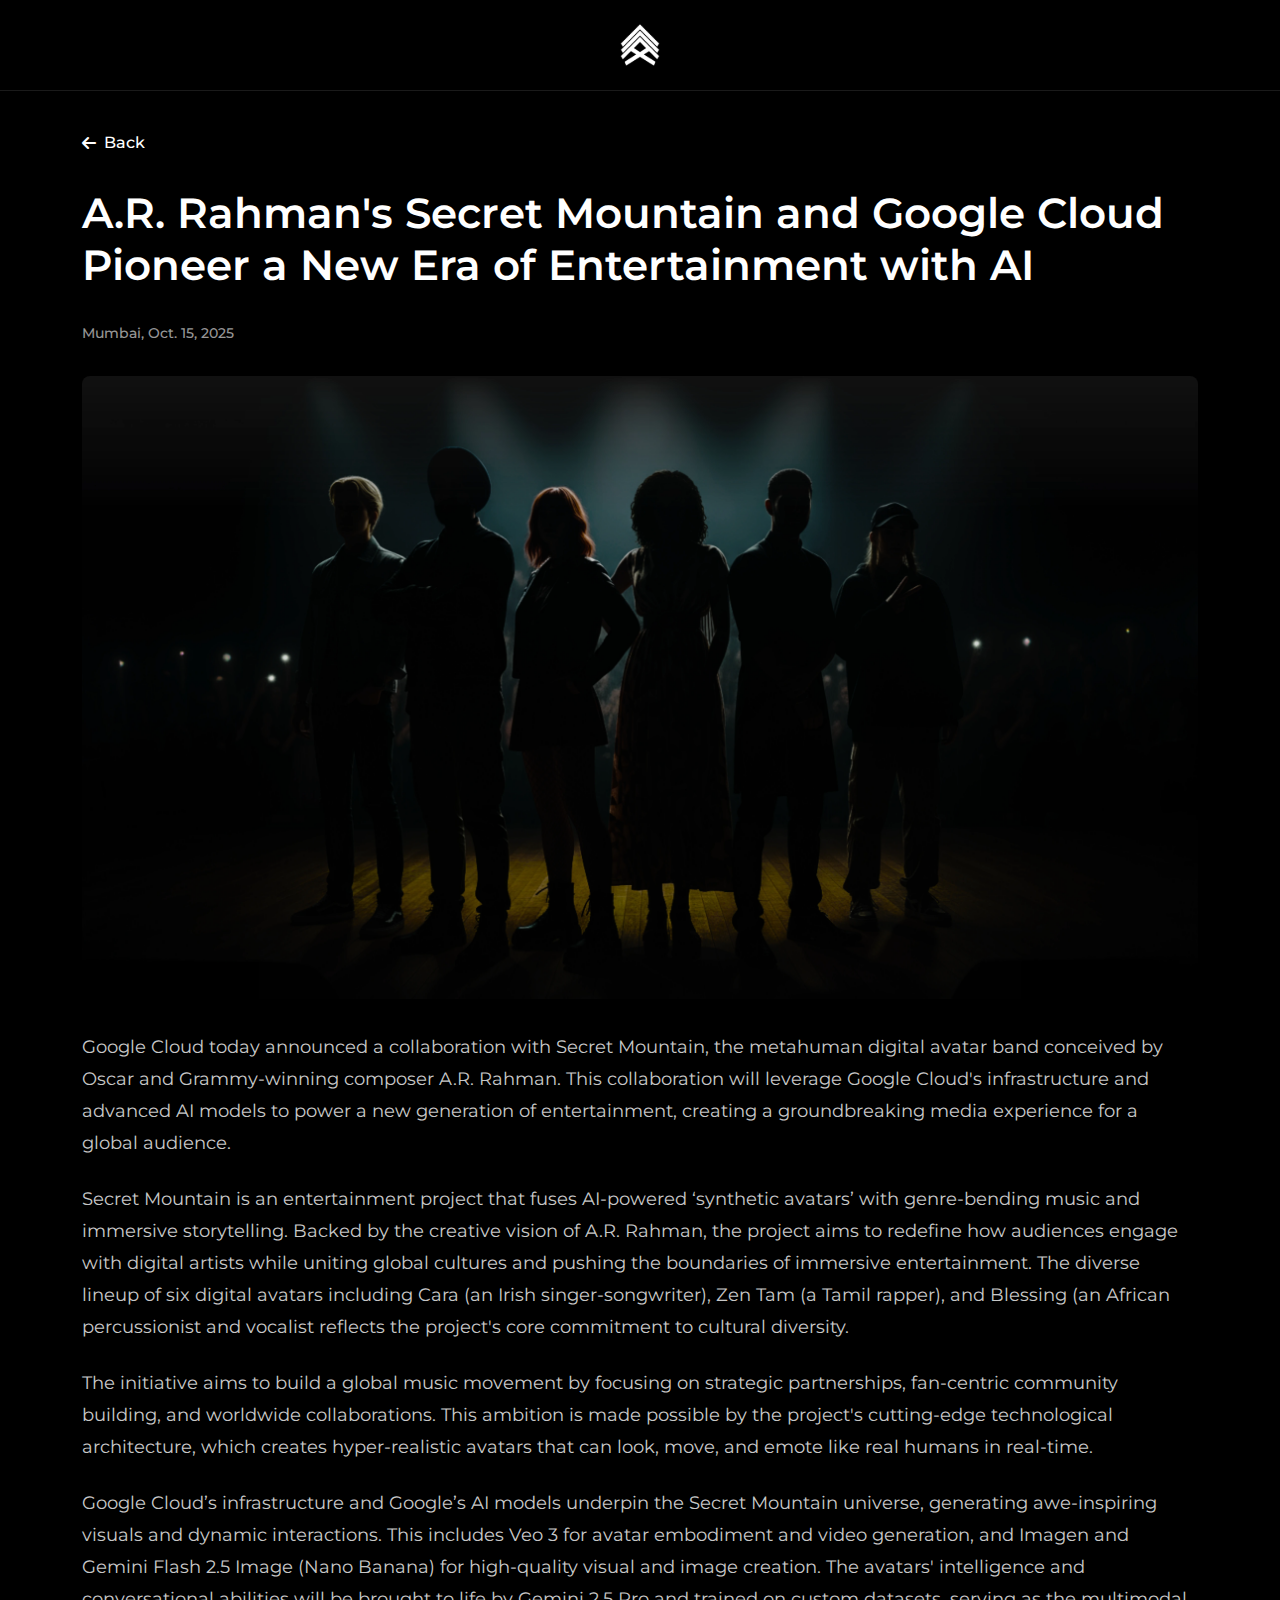
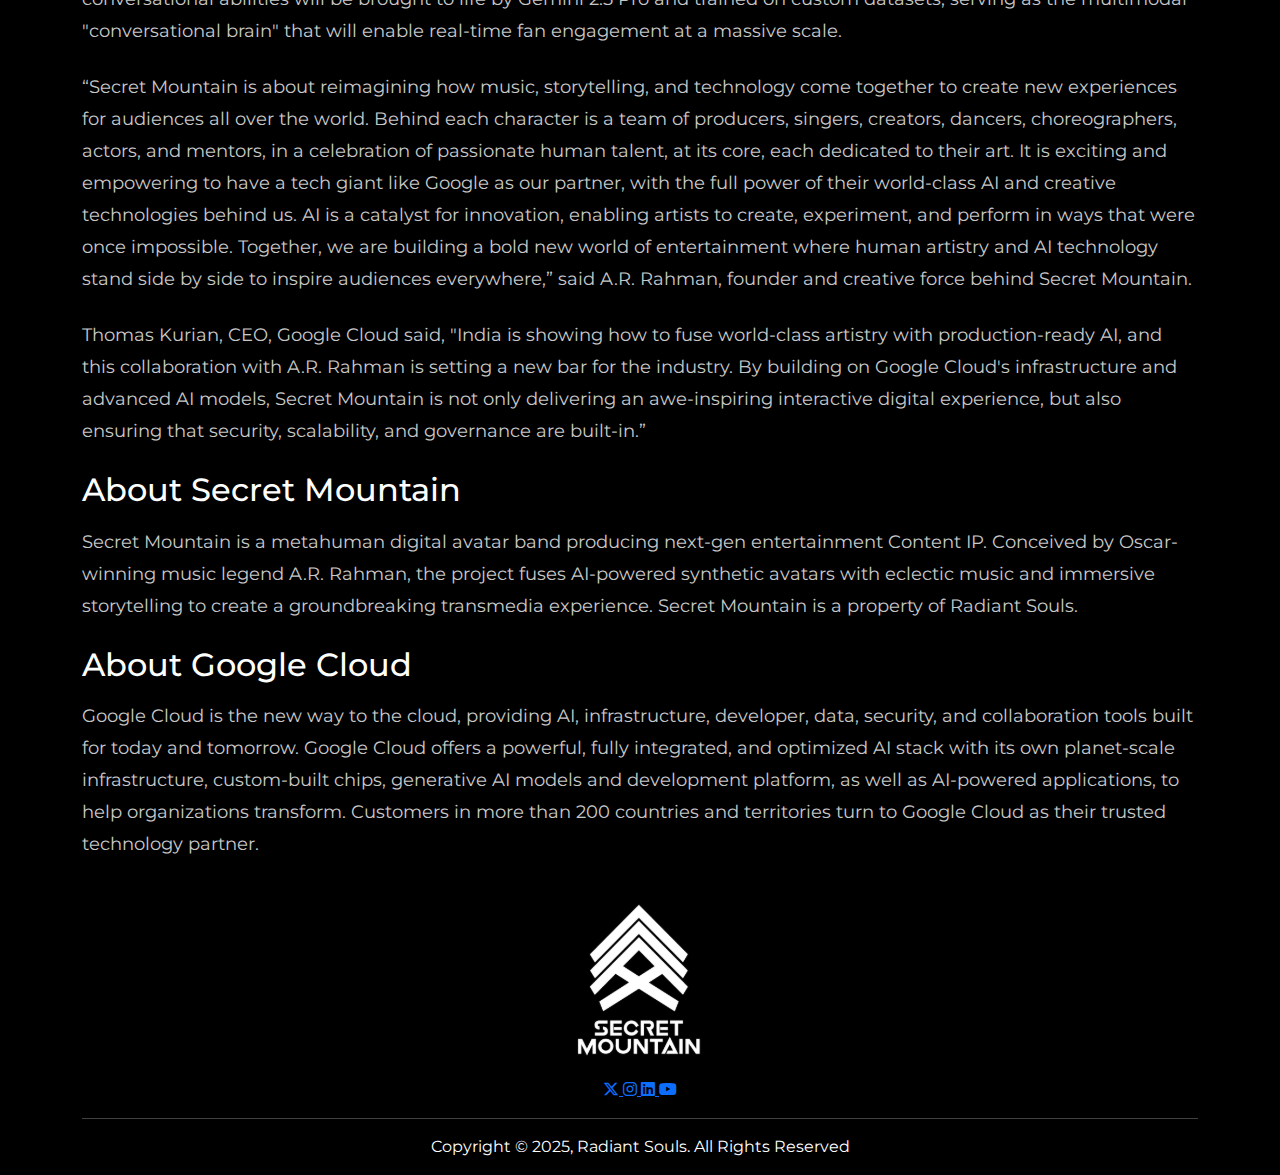
<file: latest-news.html>
<!DOCTYPE html>
<html lang="en">
<head>
    <meta charset="UTF-8">
    <meta name="viewport" content="width=device-width, initial-scale=1.0">
    <title>Latest News - Secret Mountain</title>
    <meta name="description" content="Latest news and updates from Secret Mountain - A.R. Rahman's groundbreaking digital avatar band.">
    <link rel="icon" href="assets/images/title-logo.jpg" type="image/jpeg">
    <!-- Bootstrap CSS -->
    <link href="https://cdn.jsdelivr.net/npm/bootstrap@5.3.2/dist/css/bootstrap.min.css" rel="stylesheet">
    <!-- Font Awesome -->
    <link rel="stylesheet" href="https://cdn.jsdelivr.net/npm/@fortawesome/fontawesome-free@6.5.0/css/all.min.css">
    <link rel="stylesheet" href="styles.css">
    <style>
        /* Header styles */
        .news-header {
            background: #000000;
            padding: 1.5rem 0;
            position: sticky;
            top: 0;
            z-index: 1000;
            border-bottom: 1px solid rgba(255, 255, 255, 0.1);
        }
        
        .news-header .logo-link {
            display: flex;
            justify-content: center;
            align-items: center;
        }
        
        .news-header .header-logo {
            width: 42px;
            height: 42px;
            object-fit: contain;
        }
        
        /* Back section */
        .back-section {
            background: #000000;
            padding: 1rem 0;
            margin-top: 1.5rem;
        }
        
        .back-section .back-link {
            color: #ffffff;
            text-decoration: none;
            font-family: 'Montserrat', sans-serif;
            font-weight: 500;
            font-size: 16px;
            display: flex;
            align-items: center;
            transition: opacity 0.3s ease;
        }
        
        .back-section .back-link:hover {
            opacity: 0.7;
            color: #ffffff;
        }
        
        /* Main content area */
        .news-content {
            background: #000000;
            padding: 1rem 0;
        }
        
        .news-article {
            margin: 0 auto;
            color: #ffffff;
        }
        
        .news-article h1 {
            font-family: 'Montserrat', sans-serif;
            font-weight: 600;
            font-size: 42px;
            line-height: 52px;
            color: #FFFFFF;
            margin-bottom: 2rem;
        }
        
        .news-article .article-meta {
            font-size: 14px;
            color: #FFFFFF99;
            margin-bottom: 2rem;
            font-weight: 500;
        }
        
        .news-article .article-image {
            width: 100%;
            height: auto;
            border-radius: 8px;
            margin-bottom: 2rem;
        }
        
        .news-article p {
            font-family: 'Montserrat', sans-serif;
            font-weight: 400;
            font-size: 18px;
            line-height: 32px;
            color: #FFFFFFCC;
            margin-bottom: 1.5rem;
        }
        
        @media (max-width: 768px) {
            .news-article h1 {
                font-size: 32px;
                line-height: 42px;
            }
            
            .news-article p {
                font-size: 16px;
                line-height: 28px;
            }
        }
    </style>
</head>
<body>
    <!-- Header -->
    <header class="news-header">
        <div class="container">
            <div class="d-flex align-items-center justify-content-center">
                <a href="index.html" class="logo-link">
                    <img src="assets/images/secret-mountain-logo.svg" alt="Secret Mountain Logo" class="header-logo">
                </a>
            </div>
        </div>
    </header>

    <!-- Back Button -->
    <div class="back-section">
        <div class="container">
            <a href="index.html" class="back-link">
                <i class="fas fa-arrow-left me-2"></i>Back
            </a>
        </div>
    </div>

    <!-- Main Content -->
    <main class="news-content">
        <div class="container">
            <article class="news-article">
                <h1>A.R. Rahman's Secret Mountain and Google Cloud Pioneer a New Era of Entertainment with AI</h1>
                
                <div class="article-meta">
                    Mumbai, Oct. 15, 2025
                </div>
                
                <img src="assets/images/banner-image-one.webp" alt="AR Rahman Secret Mountain Google Cloud" class="article-image">
                
                <p>
                    Google Cloud today announced a collaboration with Secret  Mountain, the metahuman digital avatar band conceived by Oscar and Grammy-winning  composer A.R. Rahman. This collaboration will leverage Google Cloud's infrastructure and  advanced AI models to power a new generation of entertainment, creating a groundbreaking  media experience for a global audience.
                </p>

                <p>
                    Secret Mountain is an entertainment project that fuses AI-powered ‘synthetic avatars’ with  genre-bending music and immersive storytelling. Backed by the creative vision of A.R. Rahman,  the project aims to redefine how audiences engage with digital artists while uniting global  cultures and pushing the boundaries of immersive entertainment. The diverse lineup of six  digital avatars including Cara (an Irish singer-songwriter), Zen Tam (a Tamil rapper), and  Blessing (an African percussionist and vocalist reflects the project's core commitment to  cultural diversity.               
                </p>

                <p>
                    The initiative aims to build a global music movement by focusing on strategic partnerships,  fan-centric community building, and worldwide collaborations. This ambition is made possible  by the project's cutting-edge technological architecture, which creates hyper-realistic avatars  that can look, move, and emote like real humans in real-time.
                </p>
                
                <p>
                    Google Cloud’s infrastructure and Google’s AI models underpin the Secret Mountain universe,  generating awe-inspiring visuals and dynamic interactions. This includes Veo 3 for avatar  embodiment and video generation, and Imagen and Gemini Flash 2.5 Image (Nano Banana) for  high-quality visual and image creation. The avatars' intelligence and conversational abilities will  be brought to life by Gemini 2.5 Pro and trained on custom datasets, serving as the multimodal  "conversational brain" that will enable real-time fan engagement at a massive scale.
                </p>
                
                <p>
                    “Secret Mountain is about reimagining how music, storytelling, and technology come together to  create new experiences for audiences all over the world. Behind each character is a team of  producers, singers, creators, dancers, choreographers, actors, and mentors, in a celebration of  passionate human talent, at its core, each dedicated to their art. It is exciting and empowering  to have a tech giant like Google as our partner, with the full power of their world-class AI and  creative technologies behind us. AI is a catalyst for innovation, enabling artists to create,  experiment, and perform in ways that were once impossible. Together, we are building a bold  new world of entertainment where human artistry and AI technology stand side by side to  inspire audiences everywhere,” said A.R. Rahman, founder and creative force behind Secret  Mountain.
                </p>

                <p>
                    Thomas Kurian, CEO, Google Cloud said, "India is showing how to fuse world-class artistry with  production-ready AI, and this collaboration with A.R. Rahman is setting a new bar for the  industry. By building on Google Cloud's infrastructure and advanced AI models, Secret Mountain  is not only delivering an awe-inspiring interactive digital experience, but also ensuring that  security, scalability, and governance are built-in.”
                </p>

                <h2 class="mb-3">About Secret Mountain</h2>
                <p>
                    Secret Mountain is a metahuman digital avatar band producing next-gen entertainment Content  IP. Conceived by Oscar-winning music legend A.R. Rahman, the project fuses AI-powered  synthetic avatars with eclectic music and immersive storytelling to create a groundbreaking  transmedia experience. Secret Mountain is a property of Radiant Souls.
                </p>

                <h2 class="mb-3">About Google Cloud</h2>
                <p>
                    Google Cloud is the new way to the cloud, providing AI, infrastructure, developer, data, security,  and collaboration tools built for today and tomorrow. Google Cloud offers a powerful, fully  integrated, and optimized AI stack with its own planet-scale infrastructure, custom-built chips,  generative AI models and development platform, as well as AI-powered applications, to help  organizations transform. Customers in more than 200 countries and territories turn to Google  Cloud as their trusted technology partner.
                </p>
            </article>
        </div>
    </main>

    <!-- Footer -->
    <footer class="site-footer">
        <div class="container text-center footer-inner">
            <img src="assets/images/logo-second-section.svg" alt="Secret Mountain Logo" class="footer-logo" width="134" height="162">
            <div class="social-icons mt-3">
                <a href="https://x.com/SecretMountHQ" target="_blank" rel="noopener noreferrer" aria-label="Secret Mountain on X (Twitter)">
                    <i class="fa-brands fa-x-twitter social-icon" aria-hidden="true"></i>
                </a>
                <a href="https://www.instagram.com/secretmounthq" target="_blank" rel="noopener noreferrer" aria-label="Secret Mountain on Instagram">
                    <i class="fa-brands fa-instagram social-icon" aria-hidden="true"></i>
                </a>
                <a href="https://www.linkedin.com/company/secret-mountain-hq" target="_blank" rel="noopener noreferrer" aria-label="Secret Mountain on LinkedIn">
                    <i class="fa-brands fa-linkedin social-icon" aria-hidden="true"></i>
                </a>
                <a href="https://www.youtube.com/@SecretMountainHQ" target="_blank" rel="noopener noreferrer" aria-label="Secret Mountain on YouTube">
                    <i class="fa-brands fa-youtube social-icon" aria-hidden="true"></i>
                </a>
            </div>
            <hr class="footer-sep">
            <p class="copyright">Copyright © 2025, Radiant Souls. All Rights Reserved</p>
        </div>
    </footer>

    <!-- Bootstrap JS -->
    <script src="https://cdn.jsdelivr.net/npm/bootstrap@5.3.2/dist/js/bootstrap.bundle.min.js"></script>
</body>
</html>
</file>
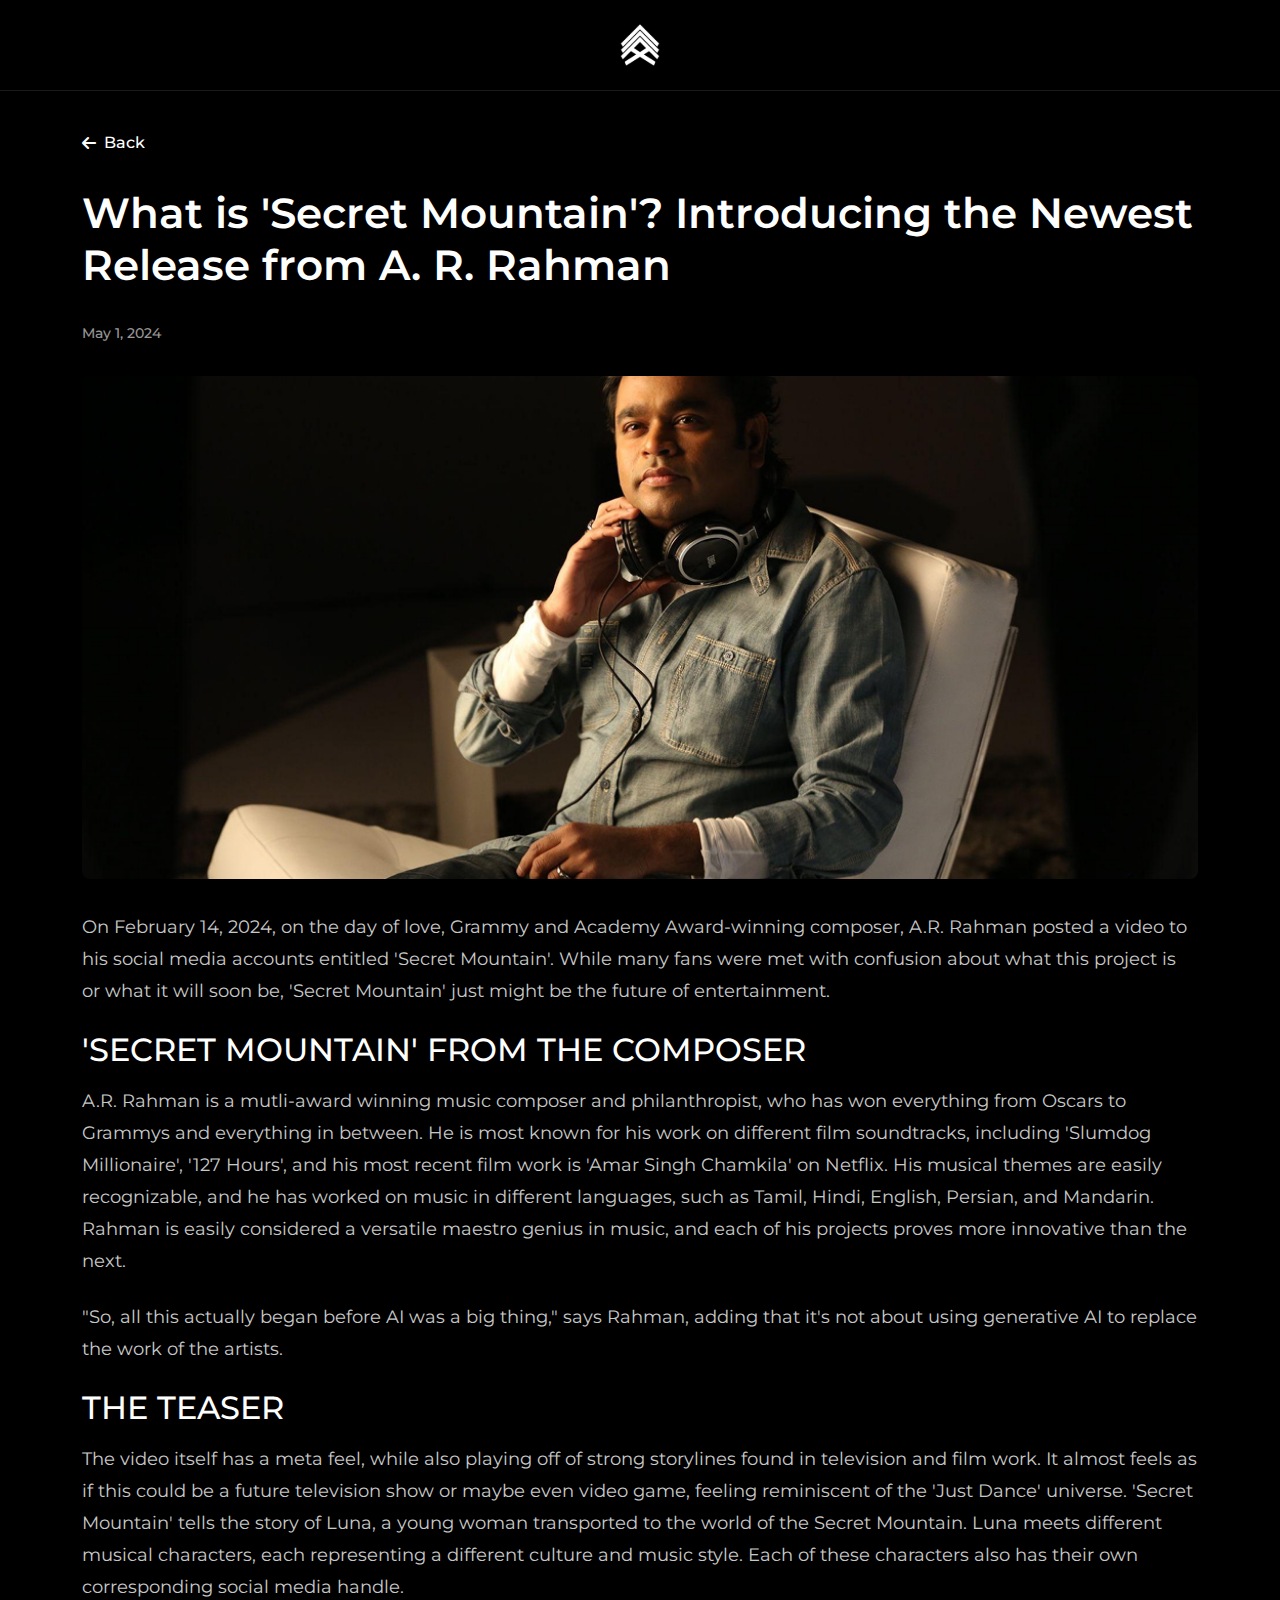
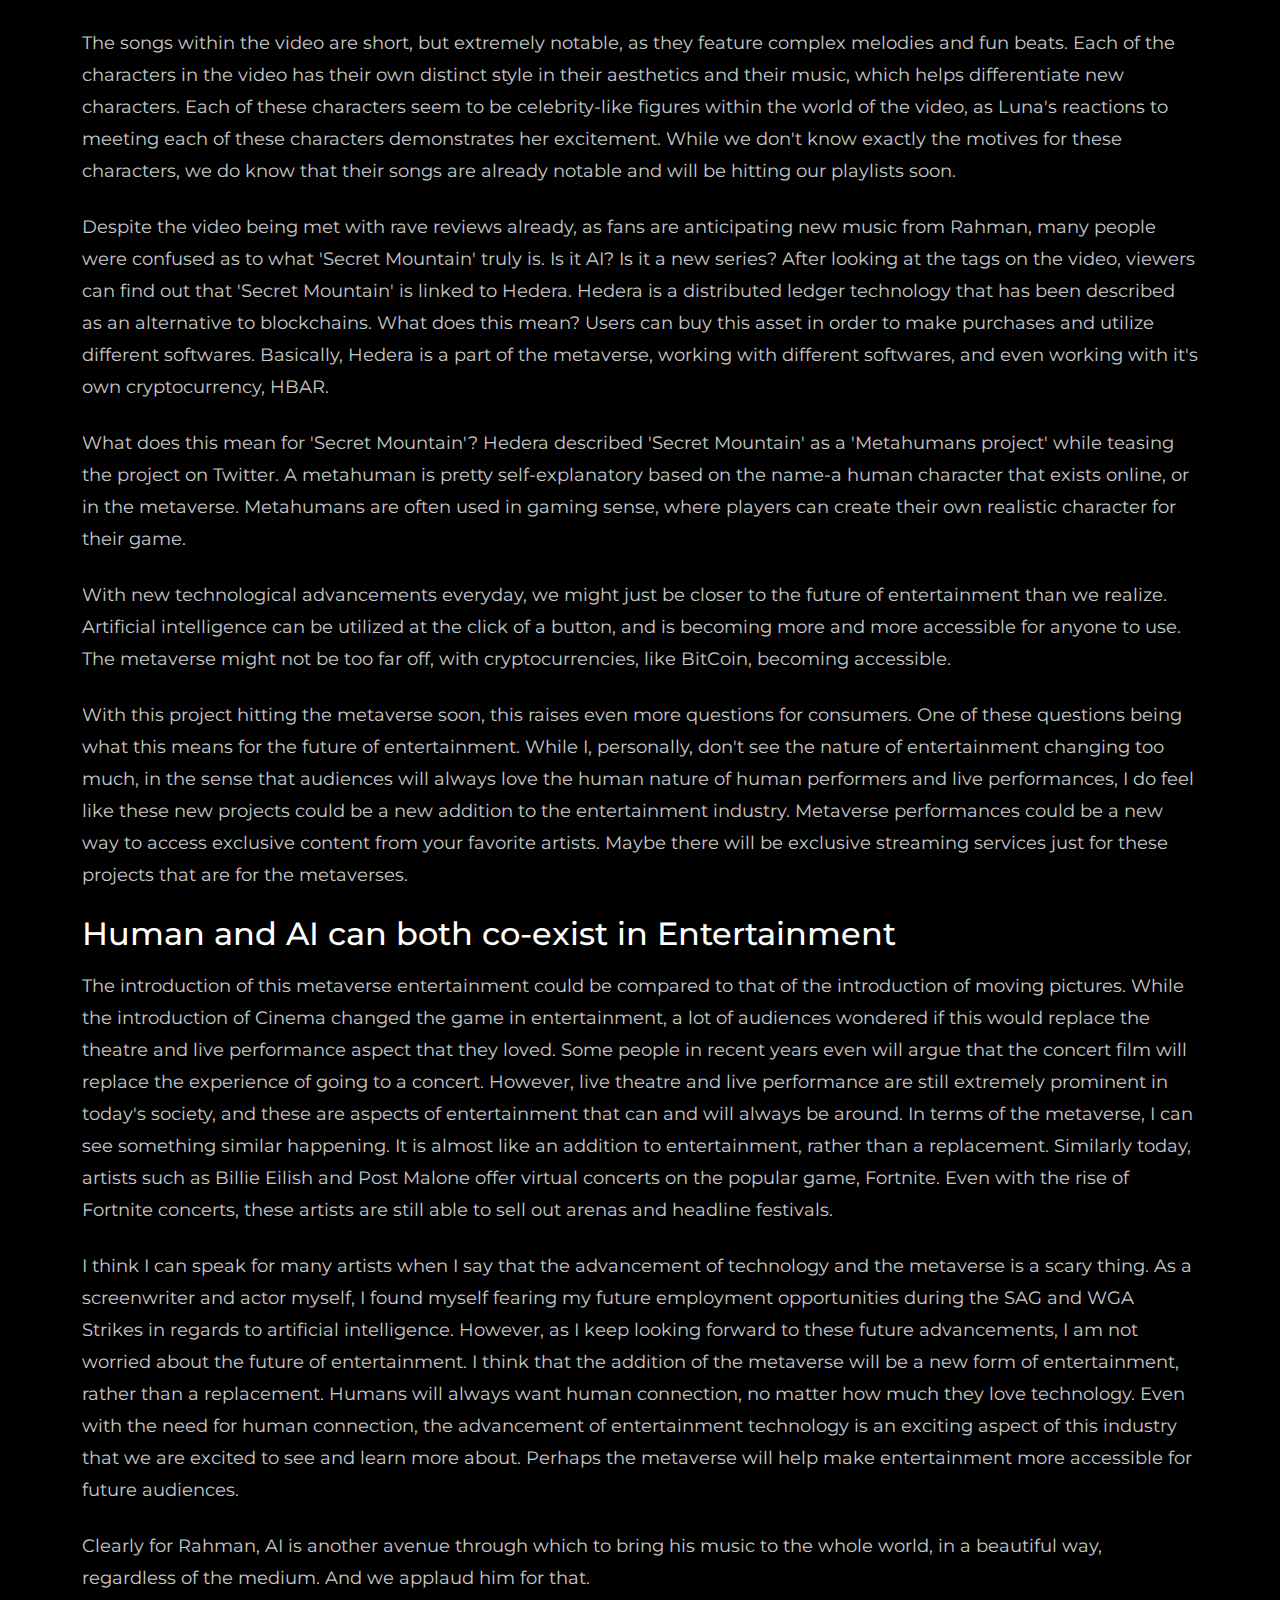
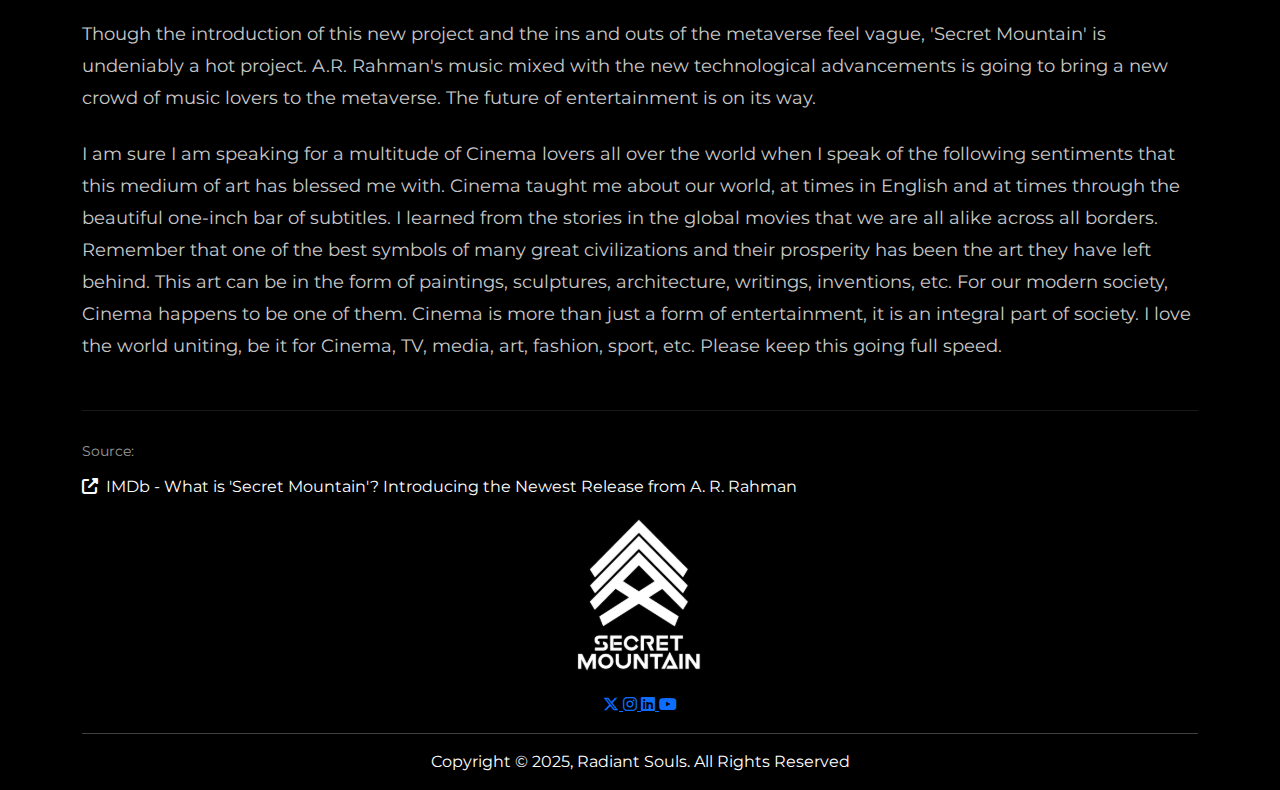
<file: what-is-secret-mountain-introducing-the-newest-release-from-ar-rahman.html>
<!DOCTYPE html>
<html lang="en">
<head>
    <meta charset="UTF-8">
    <meta name="viewport" content="width=device-width, initial-scale=1.0">
    <title>What is 'Secret Mountain'? Introducing the Newest Release from A. R. Rahman - Secret Mountain</title>
    <meta name="description" content="On February 14, 2024, A.R. Rahman posted a video entitled 'Secret Mountain'. What is this mysterious project that just might be the future of entertainment?">
    <link rel="icon" href="assets/images/title-logo.jpg" type="image/jpeg">
    <!-- Bootstrap CSS -->
    <link href="https://cdn.jsdelivr.net/npm/bootstrap@5.3.2/dist/css/bootstrap.min.css" rel="stylesheet">
    <!-- Font Awesome -->
    <link rel="stylesheet" href="https://cdn.jsdelivr.net/npm/@fortawesome/fontawesome-free@6.5.0/css/all.min.css">
    <link rel="stylesheet" href="styles.css">
    <style>
        /* Header styles */
        .news-header {
            background: #000000;
            padding: 1.5rem 0;
            position: sticky;
            top: 0;
            z-index: 1000;
            border-bottom: 1px solid rgba(255, 255, 255, 0.1);
        }
        
        .news-header .logo-link {
            display: flex;
            justify-content: center;
            align-items: center;
        }
        
        .news-header .header-logo {
            width: 42px;
            height: 42px;
            object-fit: contain;
        }
        
        /* Back section */
        .back-section {
            background: #000000;
            padding: 1rem 0;
            margin-top: 1.5rem;
        }
        
        .back-section .back-link {
            color: #ffffff;
            text-decoration: none;
            font-family: 'Montserrat', sans-serif;
            font-weight: 500;
            font-size: 16px;
            display: flex;
            align-items: center;
            transition: opacity 0.3s ease;
        }
        
        .back-section .back-link:hover {
            opacity: 0.7;
            color: #ffffff;
        }
        
        /* Main content area */
        .news-content {
            background: #000000;
            padding: 1rem 0;
        }
        
        .news-article {
            margin: 0 auto;
            color: #ffffff;
        }
        
        .news-article h1 {
            font-family: 'Montserrat', sans-serif;
            font-weight: 600;
            font-size: 42px;
            line-height: 52px;
            color: #FFFFFF;
            margin-bottom: 2rem;
        }
        
        .news-article .article-meta {
            font-size: 14px;
            color: #FFFFFF99;
            margin-bottom: 2rem;
            font-weight: 500;
        }
        
        .news-article .article-image {
            width: 100%;
            height: auto;
            border-radius: 8px;
            margin-bottom: 2rem;
        }
        
        .news-article p {
            font-family: 'Montserrat', sans-serif;
            font-weight: 400;
            font-size: 18px;
            line-height: 32px;
            color: #FFFFFFCC;
            margin-bottom: 1.5rem;
        }
        
        @media (max-width: 768px) {
            .news-article h1 {
                font-size: 32px;
                line-height: 42px;
            }
            
            .news-article p {
                font-size: 16px;
                line-height: 28px;
            }
        }
    </style>
</head>
<body>
    <!-- Header -->
    <header class="news-header">
        <div class="container">
            <div class="d-flex align-items-center justify-content-center">
                <a href="index.html" class="logo-link">
                    <img src="assets/images/secret-mountain-logo.svg" alt="Secret Mountain Logo" class="header-logo">
                </a>
            </div>
        </div>
    </header>

    <!-- Back Button -->
    <div class="back-section">
        <div class="container">
            <a href="index.html" class="back-link">
                <i class="fas fa-arrow-left me-2"></i>Back
            </a>
        </div>
    </div>

    <!-- Main Content -->
    <main class="news-content">
        <div class="container">
            <article class="news-article">
                <h1>What is 'Secret Mountain'? Introducing the Newest Release from A. R. Rahman</h1>
                
                <div class="article-meta">
                    May 1, 2024
                </div>
                
                <img src="assets/images/article-2.png" alt="AR Rahman Secret Mountain" class="article-image">
                
                <p>
                    On February 14, 2024, on the day of love, Grammy and Academy Award-winning composer, A.R. Rahman posted a video to his social media accounts entitled 'Secret Mountain'. While many fans were met with confusion about what this project is or what it will soon be, 'Secret Mountain' just might be the future of entertainment.
                </p>

                <h2 class="mb-3 mt-4">'SECRET MOUNTAIN' FROM THE COMPOSER</h2>
                <p>
                    A.R. Rahman is a mutli-award winning music composer and philanthropist, who has won everything from Oscars to Grammys and everything in between. He is most known for his work on different film soundtracks, including 'Slumdog Millionaire', '127 Hours', and his most recent film work is 'Amar Singh Chamkila' on Netflix. His musical themes are easily recognizable, and he has worked on music in different languages, such as Tamil, Hindi, English, Persian, and Mandarin. Rahman is easily considered a versatile maestro genius in music, and each of his projects proves more innovative than the next.
                </p>

                <p>
                    "So, all this actually began before AI was a big thing," says Rahman, adding that it's not about using generative AI to replace the work of the artists.
                </p>

                <h2 class="mb-3 mt-4">THE TEASER</h2>
                <p>
                    The video itself has a meta feel, while also playing off of strong storylines found in television and film work. It almost feels as if this could be a future television show or maybe even video game, feeling reminiscent of the 'Just Dance' universe. 'Secret Mountain' tells the story of Luna, a young woman transported to the world of the Secret Mountain. Luna meets different musical characters, each representing a different culture and music style. Each of these characters also has their own corresponding social media handle.
                </p>
                
                <p>
                    The songs within the video are short, but extremely notable, as they feature complex melodies and fun beats. Each of the characters in the video has their own distinct style in their aesthetics and their music, which helps differentiate new characters. Each of these characters seem to be celebrity-like figures within the world of the video, as Luna's reactions to meeting each of these characters demonstrates her excitement. While we don't know exactly the motives for these characters, we do know that their songs are already notable and will be hitting our playlists soon.
                </p>

                <p>
                    Despite the video being met with rave reviews already, as fans are anticipating new music from Rahman, many people were confused as to what 'Secret Mountain' truly is. Is it AI? Is it a new series? After looking at the tags on the video, viewers can find out that 'Secret Mountain' is linked to Hedera. Hedera is a distributed ledger technology that has been described as an alternative to blockchains. What does this mean? Users can buy this asset in order to make purchases and utilize different softwares. Basically, Hedera is a part of the metaverse, working with different softwares, and even working with it's own cryptocurrency, HBAR.
                </p>

                <p>
                    What does this mean for 'Secret Mountain'? Hedera described 'Secret Mountain' as a 'Metahumans project' while teasing the project on Twitter. A metahuman is pretty self-explanatory based on the name-a human character that exists online, or in the metaverse. Metahumans are often used in gaming sense, where players can create their own realistic character for their game.
                </p>

                <p>
                    With new technological advancements everyday, we might just be closer to the future of entertainment than we realize. Artificial intelligence can be utilized at the click of a button, and is becoming more and more accessible for anyone to use. The metaverse might not be too far off, with cryptocurrencies, like BitCoin, becoming accessible.
                </p>

                <p>
                    With this project hitting the metaverse soon, this raises even more questions for consumers. One of these questions being what this means for the future of entertainment. While I, personally, don't see the nature of entertainment changing too much, in the sense that audiences will always love the human nature of human performers and live performances, I do feel like these new projects could be a new addition to the entertainment industry. Metaverse performances could be a new way to access exclusive content from your favorite artists. Maybe there will be exclusive streaming services just for these projects that are for the metaverses.
                </p>

                <h2 class="mb-3 mt-4">Human and AI can both co-exist in Entertainment</h2>
                <p>
                    The introduction of this metaverse entertainment could be compared to that of the introduction of moving pictures. While the introduction of Cinema changed the game in entertainment, a lot of audiences wondered if this would replace the theatre and live performance aspect that they loved. Some people in recent years even will argue that the concert film will replace the experience of going to a concert. However, live theatre and live performance are still extremely prominent in today's society, and these are aspects of entertainment that can and will always be around. In terms of the metaverse, I can see something similar happening. It is almost like an addition to entertainment, rather than a replacement. Similarly today, artists such as Billie Eilish and Post Malone offer virtual concerts on the popular game, Fortnite. Even with the rise of Fortnite concerts, these artists are still able to sell out arenas and headline festivals.
                </p>

                <p>
                    I think I can speak for many artists when I say that the advancement of technology and the metaverse is a scary thing. As a screenwriter and actor myself, I found myself fearing my future employment opportunities during the SAG and WGA Strikes in regards to artificial intelligence. However, as I keep looking forward to these future advancements, I am not worried about the future of entertainment. I think that the addition of the metaverse will be a new form of entertainment, rather than a replacement. Humans will always want human connection, no matter how much they love technology. Even with the need for human connection, the advancement of entertainment technology is an exciting aspect of this industry that we are excited to see and learn more about. Perhaps the metaverse will help make entertainment more accessible for future audiences.
                </p>

                <p>
                    Clearly for Rahman, AI is another avenue through which to bring his music to the whole world, in a beautiful way, regardless of the medium. And we applaud him for that.
                </p>

                <p>
                    Though the introduction of this new project and the ins and outs of the metaverse feel vague, 'Secret Mountain' is undeniably a hot project. A.R. Rahman's music mixed with the new technological advancements is going to bring a new crowd of music lovers to the metaverse. The future of entertainment is on its way.
                </p>

                <p>
                    I am sure I am speaking for a multitude of Cinema lovers all over the world when I speak of the following sentiments that this medium of art has blessed me with. Cinema taught me about our world, at times in English and at times through the beautiful one-inch bar of subtitles. I learned from the stories in the global movies that we are all alike across all borders. Remember that one of the best symbols of many great civilizations and their prosperity has been the art they have left behind. This art can be in the form of paintings, sculptures, architecture, writings, inventions, etc. For our modern society, Cinema happens to be one of them. Cinema is more than just a form of entertainment, it is an integral part of society. I love the world uniting, be it for Cinema, TV, media, art, fashion, sport, etc. Please keep this going full speed.
                </p>

                <div class="article-reference mt-5 pt-4" style="border-top: 1px solid rgba(255, 255, 255, 0.1);">
                    <p style="font-size: 14px; color: #FFFFFF99; margin-bottom: 0.5rem;">Source:</p>
                    <a href="https://www.imdb.com/news/ni64588073/" target="_blank" rel="noopener noreferrer" style="color: #FFFFFF; text-decoration: none; font-size: 16px; transition: opacity 0.3s ease;">
                        <i class="fas fa-external-link-alt me-2"></i>IMDb - What is 'Secret Mountain'? Introducing the Newest Release from A. R. Rahman
                    </a>
                </div>
            </article>
        </div>
    </main>

    <!-- Footer -->
    <footer class="site-footer">
        <div class="container text-center footer-inner">
            <img src="assets/images/logo-second-section.svg" alt="Secret Mountain Logo" class="footer-logo" width="134" height="162">
            <div class="social-icons mt-3">
                <a href="https://x.com/SecretMountHQ" target="_blank" rel="noopener noreferrer" aria-label="Secret Mountain on X (Twitter)">
                    <i class="fa-brands fa-x-twitter social-icon" aria-hidden="true"></i>
                </a>
                <a href="https://www.instagram.com/secretmountainhq" target="_blank" rel="noopener noreferrer" aria-label="Secret Mountain on Instagram">
                    <i class="fa-brands fa-instagram social-icon" aria-hidden="true"></i>
                </a>
                <a href="https://www.linkedin.com/company/secret-mountain-hq" target="_blank" rel="noopener noreferrer" aria-label="Secret Mountain on LinkedIn">
                    <i class="fa-brands fa-linkedin social-icon" aria-hidden="true"></i>
                </a>
                <a href="https://www.youtube.com/@SecretMountainHQ" target="_blank" rel="noopener noreferrer" aria-label="Secret Mountain on YouTube">
                    <i class="fa-brands fa-youtube social-icon" aria-hidden="true"></i>
                </a>
            </div>
            <hr class="footer-sep">
            <p class="copyright">Copyright © 2025, Radiant Souls. All Rights Reserved</p>
        </div>
    </footer>

    <!-- Bootstrap JS -->
    <script src="https://cdn.jsdelivr.net/npm/bootstrap@5.3.2/dist/js/bootstrap.bundle.min.js"></script>
</body>
</html>
</file>
<file: styles.css>
@import url('https://fonts.googleapis.com/css2?family=Montserrat:wght@300;400;500;600;700&display=swap');

* {
    margin: 0;
    padding: 0;
    box-sizing: border-box;
}

body {
    font-family: 'Montserrat', sans-serif;
    min-height: 100vh;
    background: #000000;
    color: #ffffff;
    overflow-x: hidden;
}

.hero {
    width: 100%;
    height: 100vh;
    display: flex;
    align-items: center;
    justify-content: center;
    background: #000000;
}

.logo {
    width: 170px;
    height: 170px;
    opacity: 0;
    position: absolute;
}

.banner {
    width: 100%;
    height: 100%;
    object-fit: cover;
    opacity: 0;
    transform: scale(0.8);
    position: absolute;
    top: 0;
    left: 0;
}

.banner-one {
    z-index: 1;
}

.banner-two {
    z-index: 2;
    transform: scale(1);
}

.hero-text {
    position: absolute;
    bottom: 5%;
    left: 0;
    right: 0;
    z-index: 10;
    text-align: center;
    opacity: 1;
    clip-path: inset(0 0 100% 0);
}

.hero-text h1 {
    font-family: 'Montserrat', sans-serif;
    font-weight: 600;
    font-size: 74px;
    line-height: 82px;
    letter-spacing: 0%;
    text-align: center;
    color: #FAFAFA;
    margin-bottom: 1.5rem;
    white-space: nowrap;
}

.hero-text p {
    font-family: 'Montserrat', sans-serif;
    font-weight: 500;
    font-size: 24px;
    line-height: 34px;
    letter-spacing: 0%;
    text-align: center;
    color: #FAFAFA;
}

.hero-button {
    margin-top: 2.625rem;
    background: #00000099;
    border: 1px solid #FAFAFA99;
    backdrop-filter: blur(10px);
    border-radius: 100px;
    font-family: 'Montserrat', sans-serif;
    font-weight: 600;
    font-size: 16px;
    line-height: 24px;
    letter-spacing: 0%;
    text-align: center;
    color: #ffffff;
    padding: 1rem 2rem;
    cursor: pointer;
    opacity: 0;
    position: relative;
    overflow: hidden;
}

.hero-button::before {
    content: '';
    position: absolute;
    top: 0;
    left: -100%;
    width: 50%;
    height: 200%;
    background: linear-gradient(90deg, transparent 0%, rgba(255, 255, 255, 0.15) 50%, transparent 100%);
    transform: skewX(-25deg);
    transition: left 0.8s ease;
}

.hero-button:hover::before {
    left: 150%;
}

/* Section Two */
.section-two {
    width: 100%;
    background-image: url('assets/images/section-two.webp');
    background-size: cover;
    background-position: center;
    background-repeat: no-repeat;
    display: flex;
    justify-content: center;
    align-items: flex-start;
    padding: 4rem 0rem 8rem;
    opacity: 0;
}

.section-two .container {
    margin: 0 auto;
}

.section-two-content {
    display: flex;
    flex-direction: column;
    align-items: center;
    padding: 0 2rem;
}

.section-two-logo {
    width: 134px;
    height: 162px;
    opacity: 0;
    margin-bottom: 3rem;
}

.section-two-text {
    font-family: 'Montserrat', sans-serif;
    font-weight: 400;
    font-size: 34px;
    line-height: 44px;
    letter-spacing: 0%;
    text-align: center;
    color: #FFFFFF;
    opacity: 1;
    clip-path: inset(0 100% 0 0);
}

/* Section Three */
.section-three {
    width: 100%;
    background: #000000;
    padding: 4rem 2rem;
}

.section-three .container {
    margin: 0 auto;
}

.section-three-content {
    display: flex;
    flex-direction: column;
    align-items: flex-start;
    gap: 1rem;
    overflow: hidden;
}

.section-three-subtitle {
    font-family: 'Montserrat', sans-serif;
    font-weight: 500;
    font-size: 24px;
    line-height: 34px;
    letter-spacing: 0%;
    text-align: left;
    color: #FFFFFF;
    font-variant: small-caps;
    opacity: 1;
}

.section-three-title {
    font-family: 'Montserrat', sans-serif;
    font-weight: 400;
    font-size: 96px;
    line-height: 110px;
    letter-spacing: 0%;
    text-align: left;
    color: #C942F4;
    font-variant: small-caps;
    opacity: 1;
    clip-path: inset(0 100% 0 0);
    margin: 0 0 2.5rem 0;
}

.ar-rahman-img {
    width: 100%;
    height: auto;
}

/* Horizontal Scroll Wrapper */
.horizontal-scroll-wrapper {
    overflow: hidden;
}

.horizontal-scroll-container {
    display: flex;
    width: 200vw;
}

.horizontal-scroll-container section {
    width: 100vw;
    flex-shrink: 0;
}

/* Section Four */
.section-four {
    width: 100%;
    background: #000000;
    padding: 4rem 2rem;
}

.section-four .container {
    margin: 0 auto;
}

.section-four-content {
    display: flex;
    flex-direction: column;
    align-items: flex-start;
    gap: 2.5rem;
}

.section-four-text {
    font-family: 'Montserrat', sans-serif;
    font-weight: 500;
    font-size: 34px;
    line-height: 44px;
    letter-spacing: 0%;
    text-align: left;
    color: #FFFFFF;
    font-variant: small-caps;
    opacity: 1;
    clip-path: inset(0 100% 0 0);
    width: 100%;
}

.section-four-text .highlight {
    color: #C942F4;
    font-weight: 500;
    font-size: 34px;
    font-family: 'Montserrat', sans-serif;
    font-variant: small-caps;
}

.ar-rahman-img-2 {
    width: 100%;
    height: auto;
    transform: scale(0);
    opacity: 0;
}

/* Mobile Responsive */
@media (max-width: 768px) {
    .hero {
        height: 100svh;
    }
    
    .banner {
        object-fit: cover;
        width: 100%;
        height: 100%;
    }
    
    .hero-text {
        bottom: 12%;
        padding: 0 2rem;
    }
    
    .hero-text h1 {
        font-size: 32px;
        line-height: 40px;
        margin-bottom: 1rem;
        white-space: normal;
        word-wrap: break-word;
    }
    
    .hero-text p {
        font-size: 16px;
        line-height: 24px;
    }
    
    .hero-button {
        margin-top: 1.5rem;
        padding: 0.75rem 1.5rem;
        font-size: 14px;
    }
    
    .section-two-text {
        font-size: 24px;
        line-height: 34px;
    }
    
    .section-three-subtitle {
        font-size: 18px;
        line-height: 26px;
    }
    
    .section-three-title {
        font-size: 48px;
        line-height: 56px;
        margin-bottom: 1.5rem;
    }
    
    .section-four-text {
        font-size: 24px;
        line-height: 34px;
    }
}

@media (max-width: 480px) {
    .hero {
        height: 100svh;
    }
    
    .banner {
        object-fit: cover;
        width: 100%;
        height: 100%;
    }
    
    .logo {
        width: 120px;
        height: 120px;
    }
    
    .hero-text {
        bottom: 8%;
        padding: 0 1.5rem;
    }
    
    .hero-text h1 {
        font-size: 24px;
        line-height: 32px;
        white-space: normal;
        word-wrap: break-word;
    }
    
    .hero-text p {
        font-size: 14px;
        line-height: 22px;
    }
    
    .hero-button {
        padding: 0.625rem 1.25rem;
        font-size: 13px;
    }
    
    .section-two-logo {
        width: 100px;
        height: 121px;
    }
    
    .section-two-text {
        font-size: 20px;
        line-height: 28px;
    }
    
    .section-three-subtitle {
        font-size: 16px;
        line-height: 24px;
    }
    
    .section-three-title {
        font-size: 36px;
        line-height: 44px;
        margin-bottom: 1.25rem;
    }
    
    .section-four-text {
        font-size: 20px;
        line-height: 28px;
    }
}
</file>
